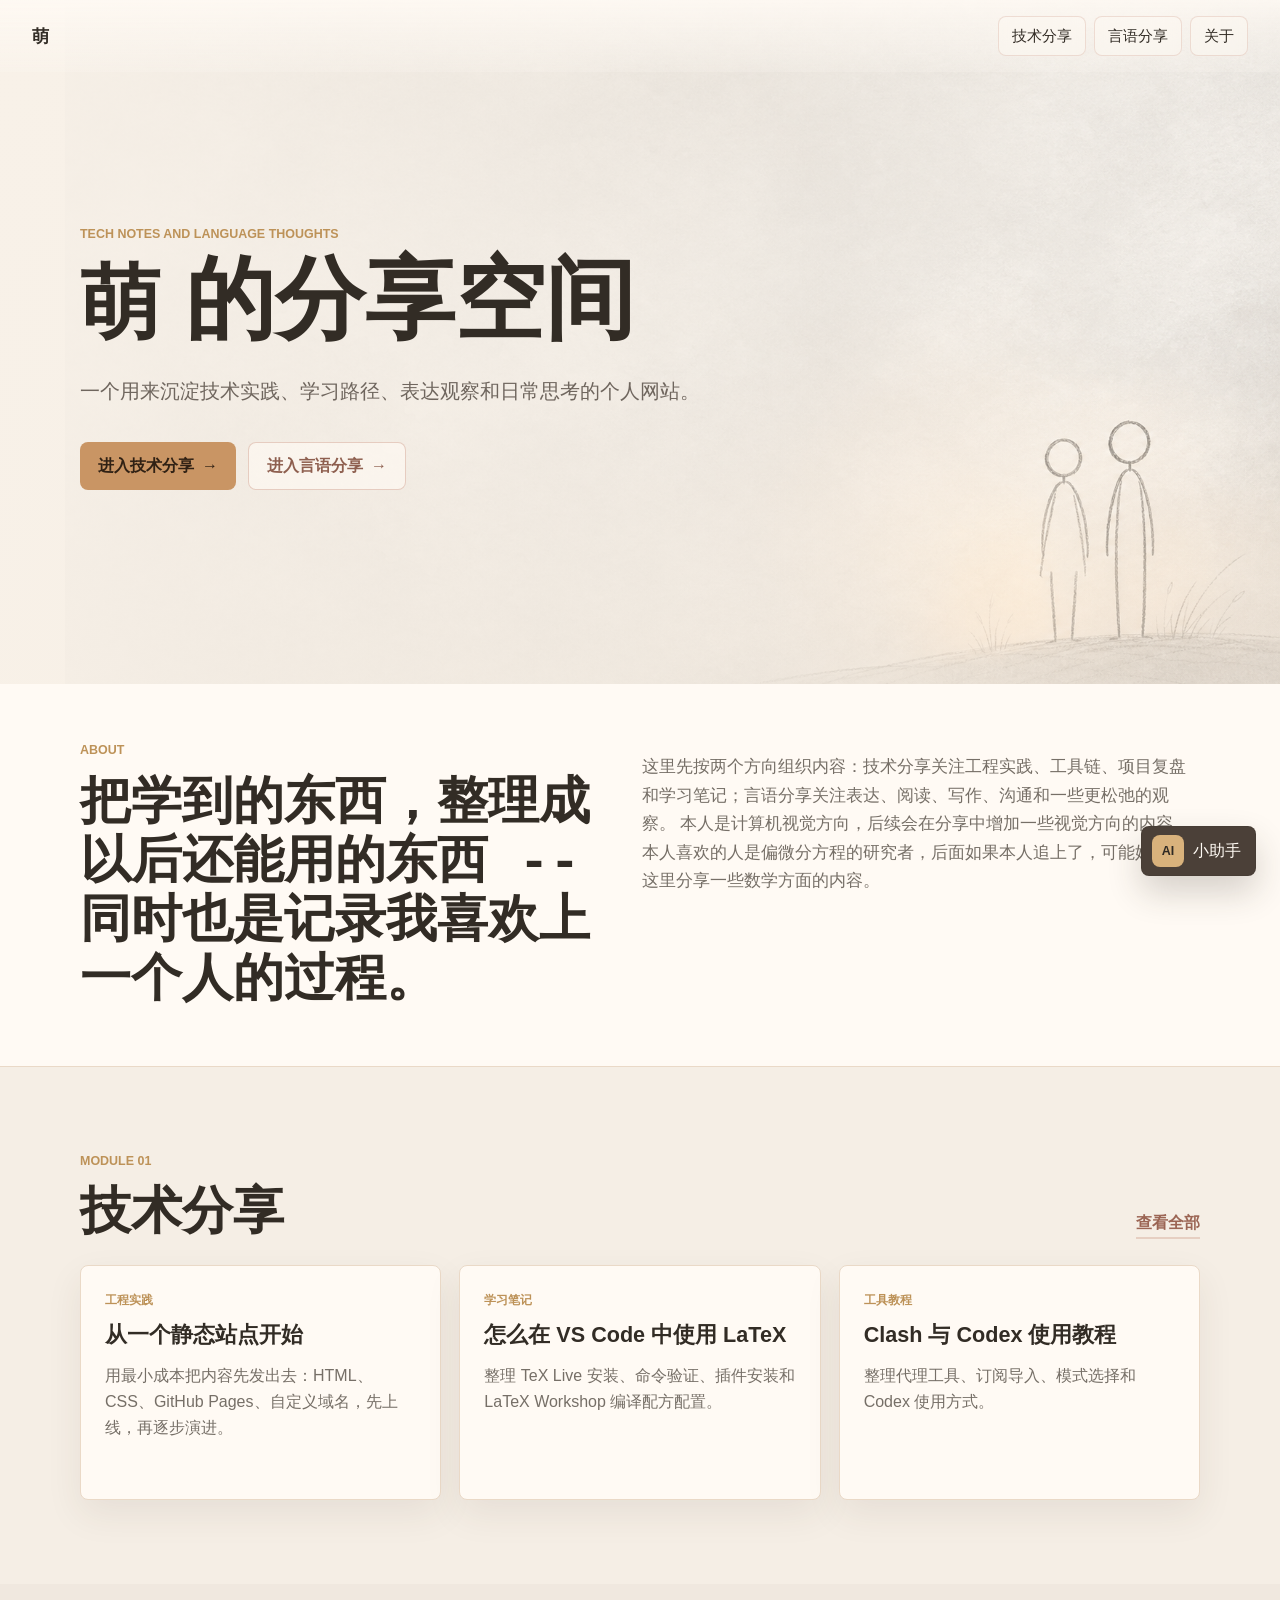
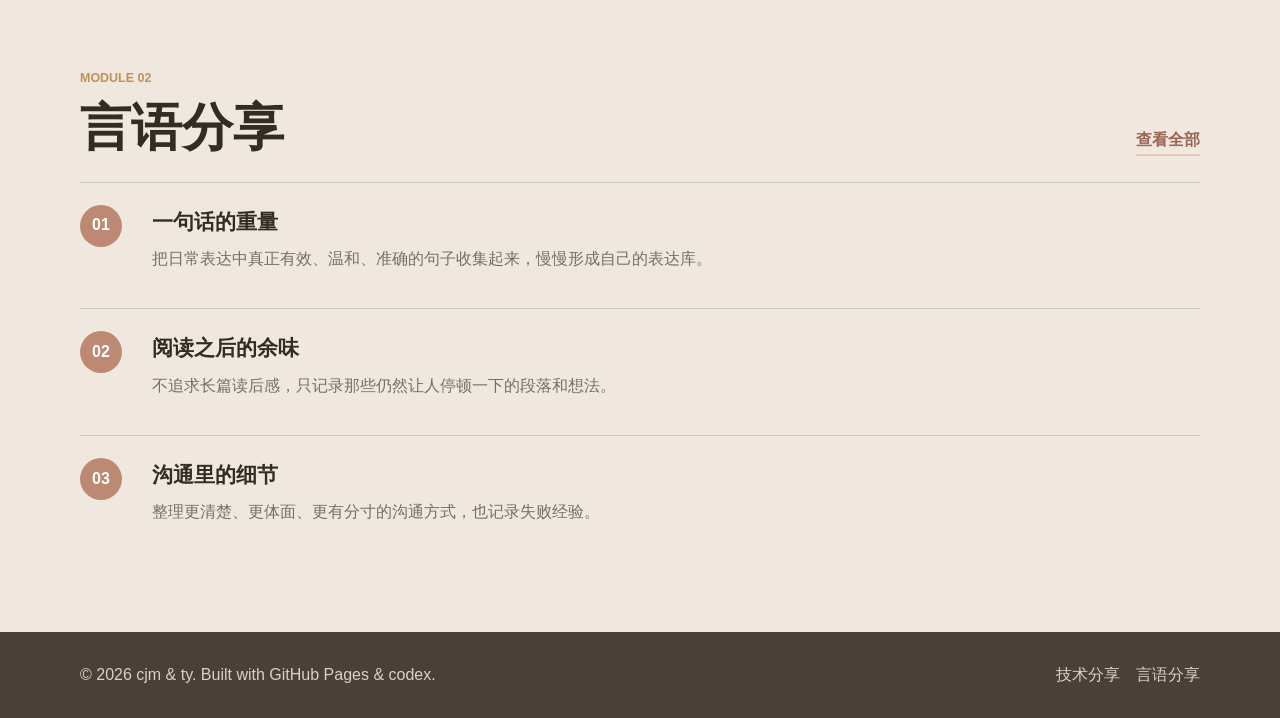
<file: index.html>
<!doctype html>
<html lang="zh-CN">
  <head>
    <meta charset="utf-8">
    <meta name="viewport" content="width=device-width, initial-scale=1">
    <meta name="description" content="萌 的技术分享与言语分享空间，记录工程实践、学习笔记、表达观察与日常思考。">
    <title>萌 的分享空间</title>
    <link rel="stylesheet" href="styles.css">
    <script src="assets/assistant/site-index.js" defer></script>
    <script src="assets/assistant/assistant.js" defer></script>
  </head>
  <body>
    <header class="site-header">
      <a class="brand" href="./" aria-label="返回首页">萌</a>
      <nav class="main-nav" aria-label="主导航">
        <a href="#tech">技术分享</a>
        <a href="#words">言语分享</a>
        <a href="#about">关于</a>
      </nav>
    </header>

    <main>
      <section class="hero" aria-label="网站介绍">
        <img class="hero__image" src="assets/hero-soft-stick-figures.png" alt="浅灰色纸感背景，右下角有两个并排站着的温馨火柴人">
        <div class="hero__shade"></div>
        <div class="hero__content">
          <p class="eyebrow">Tech notes and language thoughts</p>
          <h1><span style="font-family: 'Courier New', Courier, monospace; font-size:80px;">萌</span> 的分享空间</h1>
          <p class="hero__lead">
            一个用来沉淀技术实践、学习路径、表达观察和日常思考的个人网站。
          </p>
          <div class="hero__actions" aria-label="主要入口">
            <a class="button button--primary" href="./tech/">进入技术分享 <span aria-hidden="true">→</span></a>
            <a class="button button--light" href="./words/">进入言语分享 <span aria-hidden="true">→</span></a>
          </div>
        </div>
      </section>

      <section class="section section--intro" id="about">
        <div class="wrap intro-grid">
          <div>
            <p class="section-label">About</p>
            <h2><span style="font-family: 'Courier New', Courier, monospace;">把学到的东西，整理成以后还能用的东西
              --同时也是记录我喜欢上一个人的过程。</span></h2>
          </div>
          <p>
            这里先按两个方向组织内容：技术分享关注工程实践、工具链、项目复盘和学习笔记；言语分享关注表达、阅读、写作、沟通和一些更松弛的观察。
            本人是计算机视觉方向，后续会在分享中增加一些视觉方向的内容。本人喜欢的人是偏微分方程的研究者，后面如果本人追上了，可能她会在这里分享一些数学方面的内容。
          </p>
        </div>
      </section>

      <section class="section" id="tech">
        <div class="wrap">
          <div class="section-heading">
            <p class="section-label">Module 01</p>
            <h2>技术分享</h2>
            <a class="text-link" href="./tech/">查看全部</a>
          </div>

          <div class="card-grid">
            <a class="feature-card article-card--link" href="./tech/static-site-launch/">
              <p class="card-kicker">工程实践</p>
              <h3>从一个静态站点开始</h3>
              <p>用最小成本把内容先发出去：HTML、CSS、GitHub Pages、自定义域名，先上线，再逐步演进。</p>
            </a>
            <a class="feature-card article-card--link" href="./tech/latex-vscode/">
              <p class="card-kicker">学习笔记</p>
              <h3>怎么在 VS Code 中使用 LaTeX</h3>
              <p>整理 TeX Live 安装、命令验证、插件安装和 LaTeX Workshop 编译配方配置。</p>
            </a>
            <a class="feature-card article-card--link" href="./tech/clash-codex-guide/">
              <p class="card-kicker">工具教程</p>
              <h3>Clash 与 Codex 使用教程</h3>
              <p>整理代理工具、订阅导入、模式选择和 Codex 使用方式。</p>
            </a>
          </div>
        </div>
      </section>

      <section class="section section--soft" id="words">
        <div class="wrap">
          <div class="section-heading">
            <p class="section-label">Module 02</p>
            <h2>言语分享</h2>
            <a class="text-link" href="./words/">查看全部</a>
          </div>

          <div class="split-list">
            <a class="split-link" href="./words/sentence-weight/">
              <span>01</span>
              <div>
                <h3>一句话的重量</h3>
                <p>把日常表达中真正有效、温和、准确的句子收集起来，慢慢形成自己的表达库。</p>
              </div>
            </a>
            <a class="split-link" href="./words/reading-aftertaste/">
              <span>02</span>
              <div>
                <h3>阅读之后的余味</h3>
                <p>不追求长篇读后感，只记录那些仍然让人停顿一下的段落和想法。</p>
              </div>
            </a>
            <a class="split-link" href="./words/communication-details/">
              <span>03</span>
              <div>
                <h3>沟通里的细节</h3>
                <p>整理更清楚、更体面、更有分寸的沟通方式，也记录失败经验。</p>
              </div>
            </a>
          </div>
        </div>
      </section>
    </main>

    <footer class="site-footer">
      <div class="wrap footer-grid">
        <p>© 2026 cjm & ty. Built with GitHub Pages & codex.</p>
        <div class="footer-links">
          <a href="./tech/">技术分享</a>
          <a href="./words/">言语分享</a>
        </div>
      </div>
    </footer>
  </body>
</html>
</file>
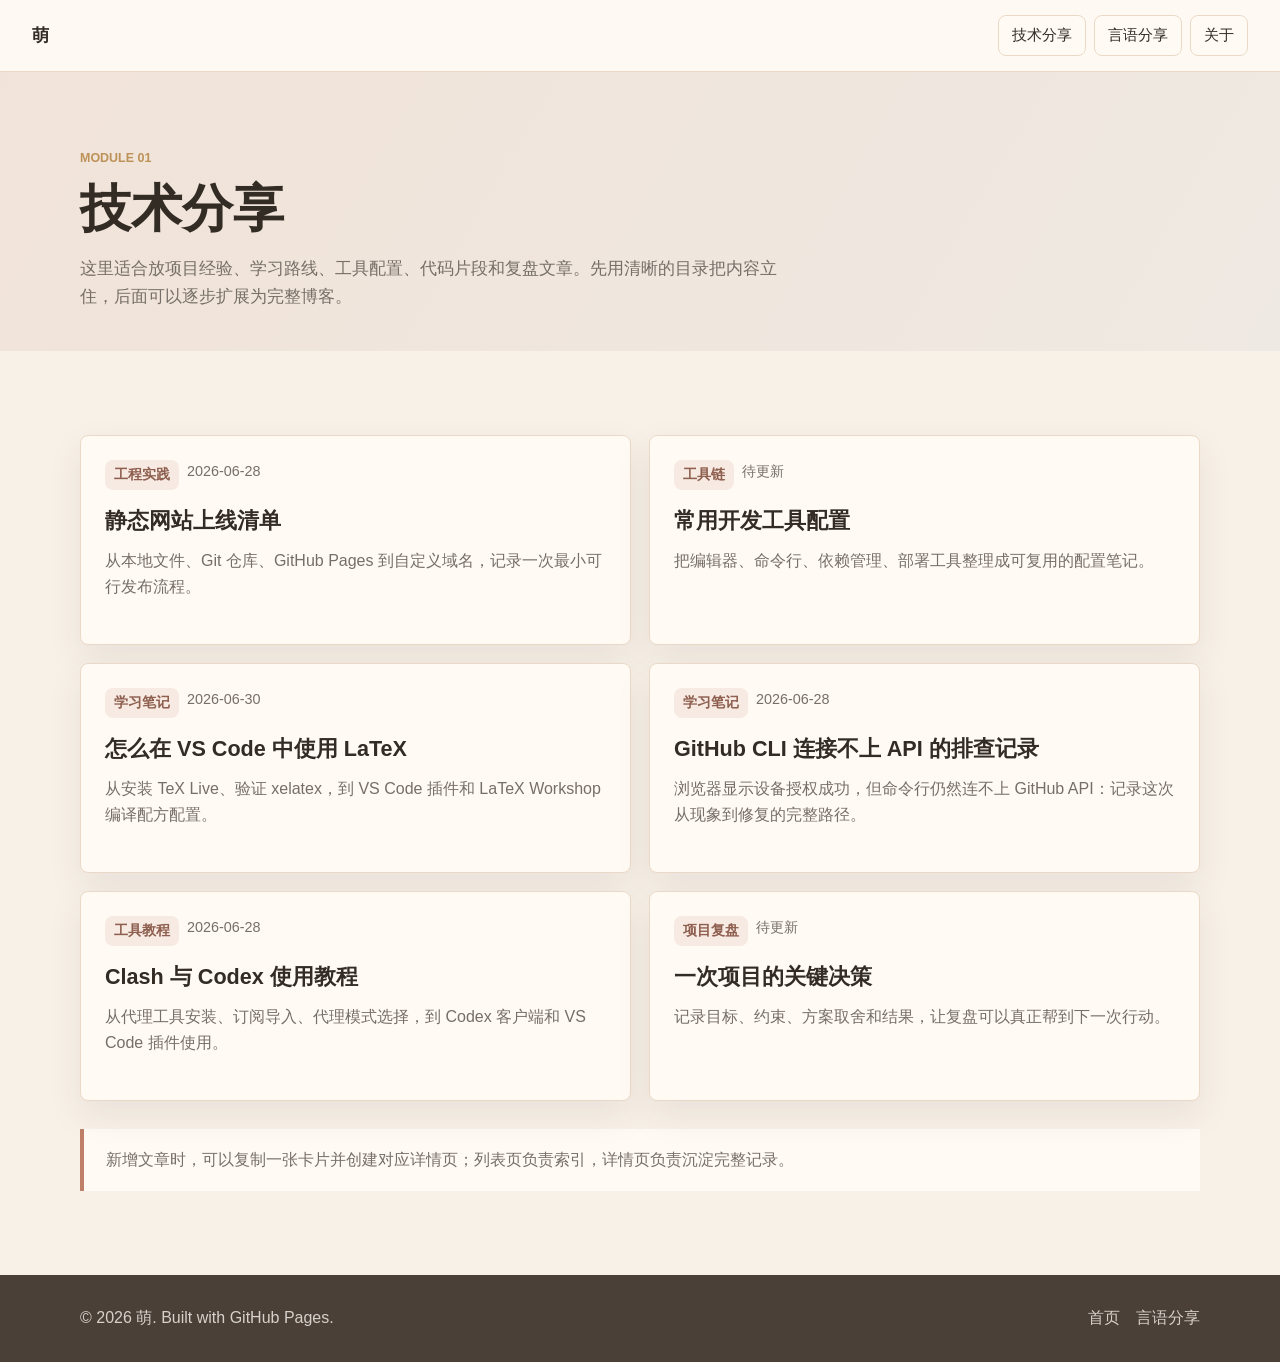
<file: tech/index.html>
<!doctype html>
<html lang="zh-CN">
  <head>
    <meta charset="utf-8">
    <meta name="viewport" content="width=device-width, initial-scale=1">
    <meta name="description" content="萌 的技术分享：工程实践、学习笔记、项目复盘和工具链记录。">
    <title>技术分享 | 萌 的分享空间</title>
    <link rel="stylesheet" href="../styles.css">
  </head>
  <body class="module-page">
    <header class="site-header module-header">
      <a class="brand" href="../">萌</a>
      <nav class="main-nav" aria-label="主导航">
        <a href="../tech/">技术分享</a>
        <a href="../words/">言语分享</a>
        <a href="../#about">关于</a>
      </nav>
    </header>

    <main>
      <section class="module-hero">
        <div class="wrap">
          <p class="section-label">Module 01</p>
          <h1>技术分享</h1>
          <p>
            这里适合放项目经验、学习路线、工具配置、代码片段和复盘文章。先用清晰的目录把内容立住，后面可以逐步扩展为完整博客。
          </p>
        </div>
      </section>

      <section class="section">
        <div class="wrap">
          <div class="article-grid">
            <a class="article-card article-card--link" href="./static-site-launch/">
              <div class="article-meta">
                <span class="tag">工程实践</span>
                <span>2026-06-28</span>
              </div>
              <h3>静态网站上线清单</h3>
              <p>从本地文件、Git 仓库、GitHub Pages 到自定义域名，记录一次最小可行发布流程。</p>
            </a>
            <a class="article-card article-card--link" href="./dev-tools-config/">
              <div class="article-meta">
                <span class="tag">工具链</span>
                <span>待更新</span>
              </div>
              <h3>常用开发工具配置</h3>
              <p>把编辑器、命令行、依赖管理、部署工具整理成可复用的配置笔记。</p>
            </a>
            <a class="article-card article-card--link" href="./latex-vscode/">
              <div class="article-meta">
                <span class="tag">学习笔记</span>
                <span>2026-06-30</span>
              </div>
              <h3>怎么在 VS Code 中使用 LaTeX</h3>
              <p>从安装 TeX Live、验证 xelatex，到 VS Code 插件和 LaTeX Workshop 编译配方配置。</p>
            </a>
            <a class="article-card article-card--link" href="./github-cli-network/">
              <div class="article-meta">
                <span class="tag">学习笔记</span>
                <span>2026-06-28</span>
              </div>
              <h3>GitHub CLI 连接不上 API 的排查记录</h3>
              <p>浏览器显示设备授权成功，但命令行仍然连不上 GitHub API：记录这次从现象到修复的完整路径。</p>
            </a>
            <a class="article-card article-card--link" href="./clash-codex-guide/">
              <div class="article-meta">
                <span class="tag">工具教程</span>
                <span>2026-06-28</span>
              </div>
              <h3>Clash 与 Codex 使用教程</h3>
              <p>从代理工具安装、订阅导入、代理模式选择，到 Codex 客户端和 VS Code 插件使用。</p>
            </a>
            <a class="article-card article-card--link" href="./project-decisions/">
              <div class="article-meta">
                <span class="tag">项目复盘</span>
                <span>待更新</span>
              </div>
              <h3>一次项目的关键决策</h3>
              <p>记录目标、约束、方案取舍和结果，让复盘可以真正帮到下一次行动。</p>
            </a>
          </div>

          <div class="note-band">
            <p>新增文章时，可以复制一张卡片并创建对应详情页；列表页负责索引，详情页负责沉淀完整记录。</p>
          </div>
        </div>
      </section>
    </main>

    <footer class="site-footer">
      <div class="wrap footer-grid">
        <p>© 2026 萌. Built with GitHub Pages.</p>
        <div class="footer-links">
          <a href="../">首页</a>
          <a href="../words/">言语分享</a>
        </div>
      </div>
    </footer>
  </body>
</html>
</file>
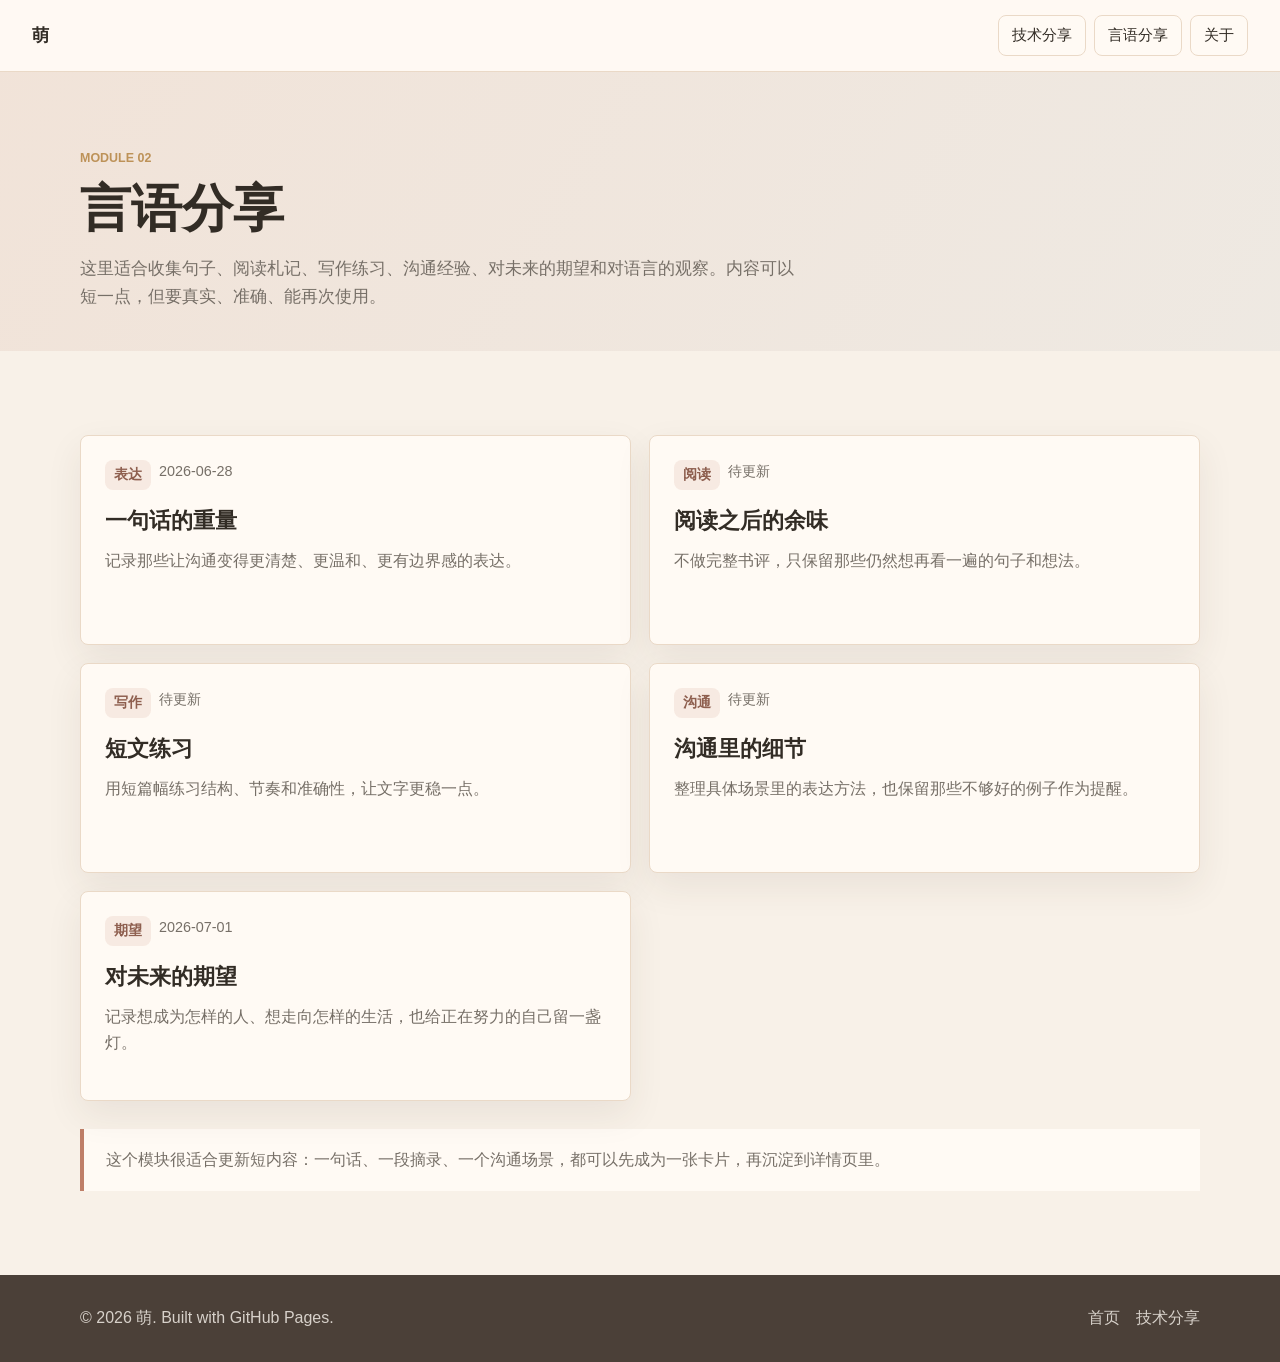
<file: words/index.html>
<!doctype html>
<html lang="zh-CN">
  <head>
    <meta charset="utf-8">
    <meta name="viewport" content="width=device-width, initial-scale=1">
    <meta name="description" content="萌 的言语分享：表达、阅读、写作、沟通、未来期待和生活观察。">
    <title>言语分享 | 萌 的分享空间</title>
    <link rel="stylesheet" href="../styles.css">
  </head>
  <body class="module-page">
    <header class="site-header module-header">
      <a class="brand" href="../">萌</a>
      <nav class="main-nav" aria-label="主导航">
        <a href="../tech/">技术分享</a>
        <a href="../words/">言语分享</a>
        <a href="../#about">关于</a>
      </nav>
    </header>

    <main>
      <section class="module-hero">
        <div class="wrap">
          <p class="section-label">Module 02</p>
          <h1>言语分享</h1>
          <p>
            这里适合收集句子、阅读札记、写作练习、沟通经验、对未来的期望和对语言的观察。内容可以短一点，但要真实、准确、能再次使用。
          </p>
        </div>
      </section>

      <section class="section">
        <div class="wrap">
          <div class="article-grid">
            <a class="article-card article-card--link" href="./sentence-weight/">
              <div class="article-meta">
                <span class="tag">表达</span>
                <span>2026-06-28</span>
              </div>
              <h3>一句话的重量</h3>
              <p>记录那些让沟通变得更清楚、更温和、更有边界感的表达。</p>
            </a>
            <a class="article-card article-card--link" href="./reading-aftertaste/">
              <div class="article-meta">
                <span class="tag">阅读</span>
                <span>待更新</span>
              </div>
              <h3>阅读之后的余味</h3>
              <p>不做完整书评，只保留那些仍然想再看一遍的句子和想法。</p>
            </a>
            <a class="article-card article-card--link" href="./short-writing-practice/">
              <div class="article-meta">
                <span class="tag">写作</span>
                <span>待更新</span>
              </div>
              <h3>短文练习</h3>
              <p>用短篇幅练习结构、节奏和准确性，让文字更稳一点。</p>
            </a>
            <a class="article-card article-card--link" href="./communication-details/">
              <div class="article-meta">
                <span class="tag">沟通</span>
                <span>待更新</span>
              </div>
              <h3>沟通里的细节</h3>
              <p>整理具体场景里的表达方法，也保留那些不够好的例子作为提醒。</p>
            </a>
            <a class="article-card article-card--link" href="./future-expectations/">
              <div class="article-meta">
                <span class="tag">期望</span>
                <span>2026-07-01</span>
              </div>
              <h3>对未来的期望</h3>
              <p>记录想成为怎样的人、想走向怎样的生活，也给正在努力的自己留一盏灯。</p>
            </a>
          </div>

          <div class="note-band">
            <p>这个模块很适合更新短内容：一句话、一段摘录、一个沟通场景，都可以先成为一张卡片，再沉淀到详情页里。</p>
          </div>
        </div>
      </section>
    </main>

    <footer class="site-footer">
      <div class="wrap footer-grid">
        <p>© 2026 萌. Built with GitHub Pages.</p>
        <div class="footer-links">
          <a href="../">首页</a>
          <a href="../tech/">技术分享</a>
        </div>
      </div>
    </footer>
  </body>
</html>
</file>
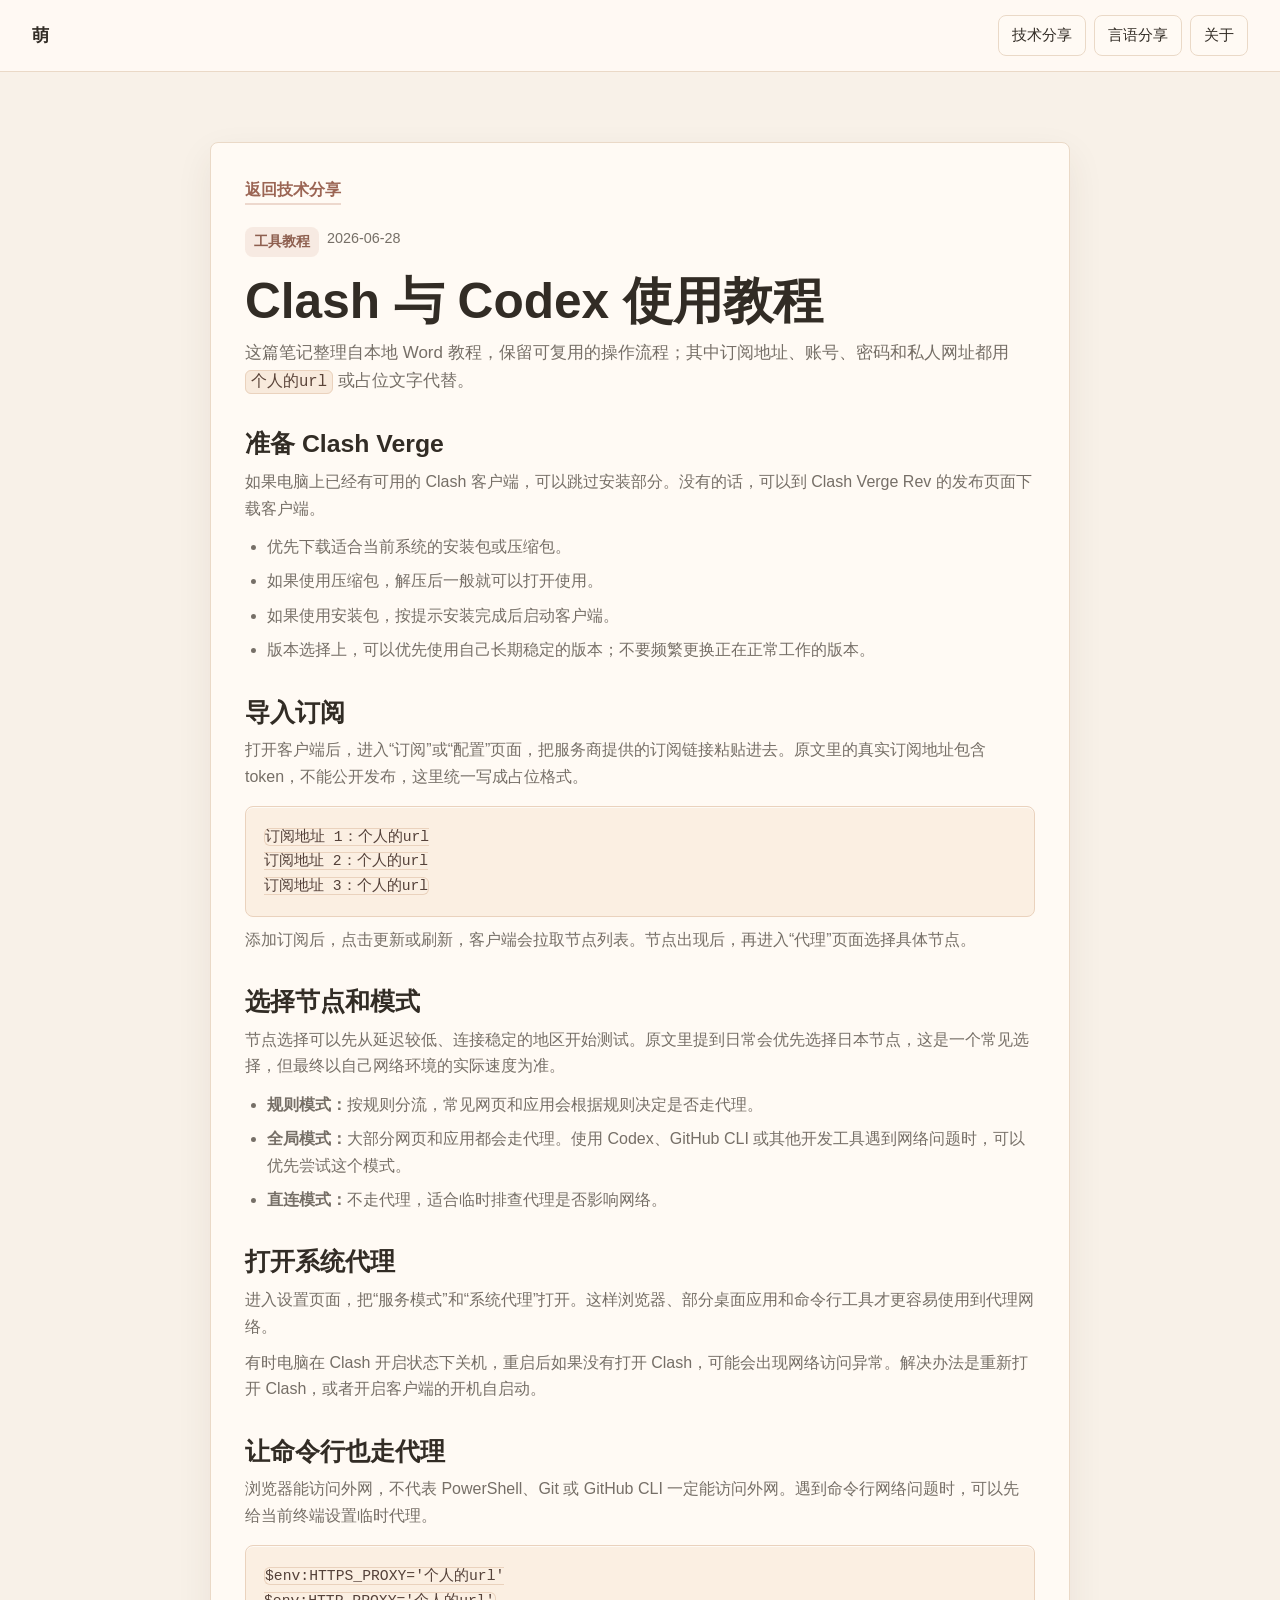
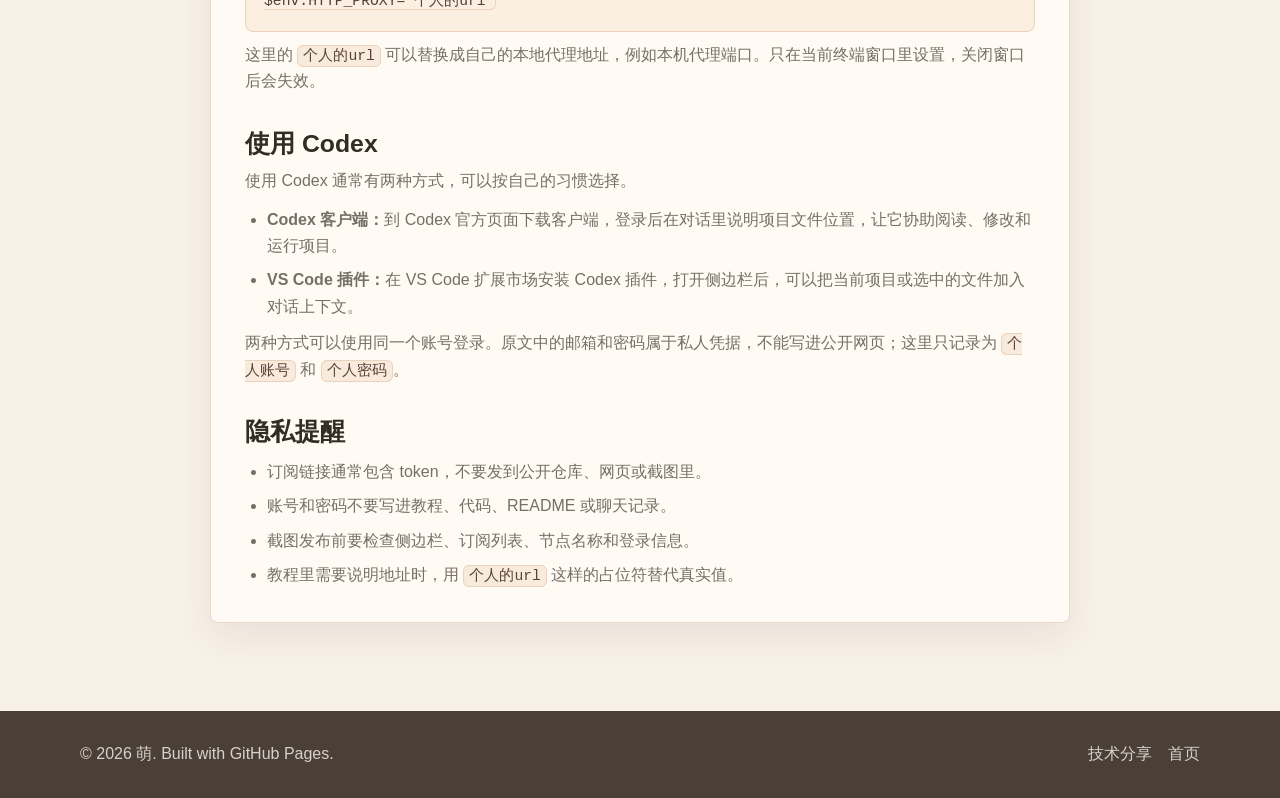
<file: tech/clash-codex-guide/index.html>
<!doctype html>
<html lang="zh-CN">
  <head>
    <meta charset="utf-8">
    <meta name="viewport" content="width=device-width, initial-scale=1">
    <meta name="description" content="Clash 与 Codex 使用教程：从代理工具安装、订阅导入、代理模式选择到 Codex 客户端和 VS Code 插件使用。">
    <title>Clash 与 Codex 使用教程 | 技术分享 | 萌 的分享空间</title>
    <link rel="stylesheet" href="../../styles.css">
  </head>
  <body class="module-page">
    <header class="site-header module-header">
      <a class="brand" href="../../">萌</a>
      <nav class="main-nav" aria-label="主导航">
        <a href="../">技术分享</a>
        <a href="../../words/">言语分享</a>
        <a href="../../#about">关于</a>
      </nav>
    </header>

    <main>
      <article class="article-detail">
        <div class="wrap article-wrap">
          <a class="back-link" href="../">返回技术分享</a>
          <div class="article-meta">
            <span class="tag">工具教程</span>
            <span>2026-06-28</span>
          </div>
          <h1>Clash 与 Codex 使用教程</h1>
          <p class="note-lead">
            这篇笔记整理自本地 Word 教程，保留可复用的操作流程；其中订阅地址、账号、密码和私人网址都用 <code>个人的url</code> 或占位文字代替。
          </p>

          <section>
            <h2>准备 Clash Verge</h2>
            <p>
              如果电脑上已经有可用的 Clash 客户端，可以跳过安装部分。没有的话，可以到 Clash Verge Rev 的发布页面下载客户端。
            </p>
            <ul>
              <li>优先下载适合当前系统的安装包或压缩包。</li>
              <li>如果使用压缩包，解压后一般就可以打开使用。</li>
              <li>如果使用安装包，按提示安装完成后启动客户端。</li>
              <li>版本选择上，可以优先使用自己长期稳定的版本；不要频繁更换正在正常工作的版本。</li>
            </ul>
          </section>

          <section>
            <h2>导入订阅</h2>
            <p>
              打开客户端后，进入“订阅”或“配置”页面，把服务商提供的订阅链接粘贴进去。原文里的真实订阅地址包含 token，不能公开发布，这里统一写成占位格式。
            </p>
            <pre><code>订阅地址 1：个人的url
订阅地址 2：个人的url
订阅地址 3：个人的url</code></pre>
            <p>
              添加订阅后，点击更新或刷新，客户端会拉取节点列表。节点出现后，再进入“代理”页面选择具体节点。
            </p>
          </section>

          <section>
            <h2>选择节点和模式</h2>
            <p>
              节点选择可以先从延迟较低、连接稳定的地区开始测试。原文里提到日常会优先选择日本节点，这是一个常见选择，但最终以自己网络环境的实际速度为准。
            </p>
            <ul>
              <li><strong>规则模式：</strong>按规则分流，常见网页和应用会根据规则决定是否走代理。</li>
              <li><strong>全局模式：</strong>大部分网页和应用都会走代理。使用 Codex、GitHub CLI 或其他开发工具遇到网络问题时，可以优先尝试这个模式。</li>
              <li><strong>直连模式：</strong>不走代理，适合临时排查代理是否影响网络。</li>
            </ul>
          </section>

          <section>
            <h2>打开系统代理</h2>
            <p>
              进入设置页面，把“服务模式”和“系统代理”打开。这样浏览器、部分桌面应用和命令行工具才更容易使用到代理网络。
            </p>
            <p>
              有时电脑在 Clash 开启状态下关机，重启后如果没有打开 Clash，可能会出现网络访问异常。解决办法是重新打开 Clash，或者开启客户端的开机自启动。
            </p>
          </section>

          <section>
            <h2>让命令行也走代理</h2>
            <p>
              浏览器能访问外网，不代表 PowerShell、Git 或 GitHub CLI 一定能访问外网。遇到命令行网络问题时，可以先给当前终端设置临时代理。
            </p>
            <pre><code>$env:HTTPS_PROXY='个人的url'
$env:HTTP_PROXY='个人的url'</code></pre>
            <p>
              这里的 <code>个人的url</code> 可以替换成自己的本地代理地址，例如本机代理端口。只在当前终端窗口里设置，关闭窗口后会失效。
            </p>
          </section>

          <section>
            <h2>使用 Codex</h2>
            <p>使用 Codex 通常有两种方式，可以按自己的习惯选择。</p>
            <ul>
              <li><strong>Codex 客户端：</strong>到 Codex 官方页面下载客户端，登录后在对话里说明项目文件位置，让它协助阅读、修改和运行项目。</li>
              <li><strong>VS Code 插件：</strong>在 VS Code 扩展市场安装 Codex 插件，打开侧边栏后，可以把当前项目或选中的文件加入对话上下文。</li>
            </ul>
            <p>
              两种方式可以使用同一个账号登录。原文中的邮箱和密码属于私人凭据，不能写进公开网页；这里只记录为 <code>个人账号</code> 和 <code>个人密码</code>。
            </p>
          </section>

          <section>
            <h2>隐私提醒</h2>
            <ul>
              <li>订阅链接通常包含 token，不要发到公开仓库、网页或截图里。</li>
              <li>账号和密码不要写进教程、代码、README 或聊天记录。</li>
              <li>截图发布前要检查侧边栏、订阅列表、节点名称和登录信息。</li>
              <li>教程里需要说明地址时，用 <code>个人的url</code> 这样的占位符替代真实值。</li>
            </ul>
          </section>
        </div>
      </article>
    </main>

    <footer class="site-footer">
      <div class="wrap footer-grid">
        <p>© 2026 萌. Built with GitHub Pages.</p>
        <div class="footer-links">
          <a href="../">技术分享</a>
          <a href="../../">首页</a>
        </div>
      </div>
    </footer>
  </body>
</html>
</file>
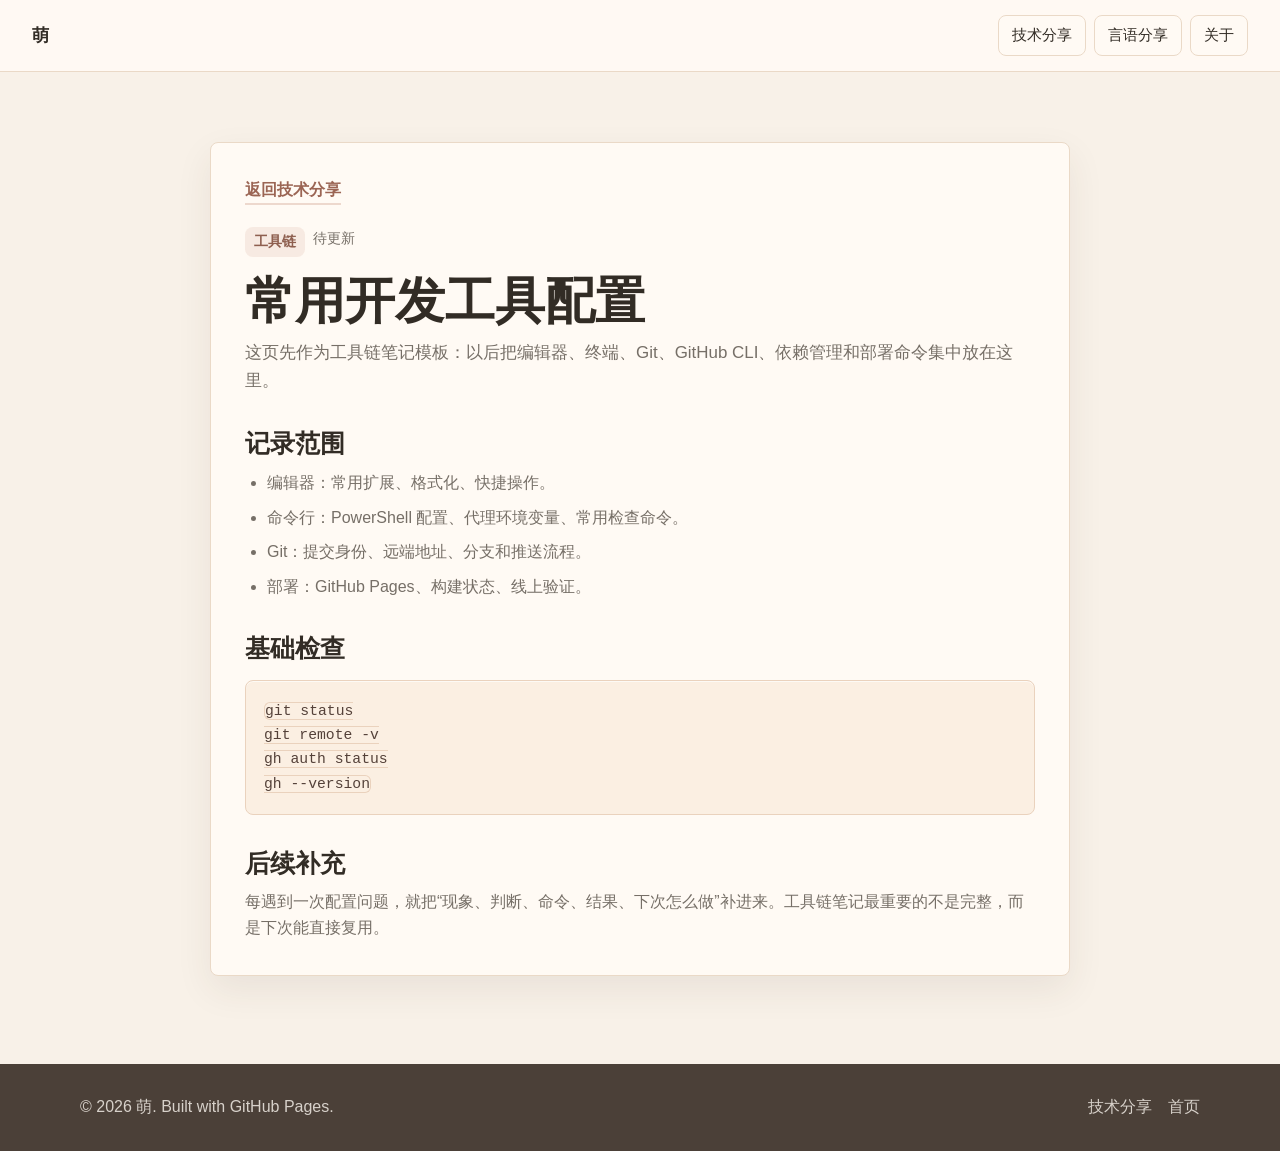
<file: tech/dev-tools-config/index.html>
<!doctype html>
<html lang="zh-CN">
  <head>
    <meta charset="utf-8">
    <meta name="viewport" content="width=device-width, initial-scale=1">
    <meta name="description" content="常用开发工具配置：把编辑器、命令行、依赖管理和部署工具整理成可复用的配置笔记。">
    <title>常用开发工具配置 | 技术分享 | 萌 的分享空间</title>
    <link rel="stylesheet" href="../../styles.css">
  </head>
  <body class="module-page">
    <header class="site-header module-header">
      <a class="brand" href="../../">萌</a>
      <nav class="main-nav" aria-label="主导航">
        <a href="../">技术分享</a>
        <a href="../../words/">言语分享</a>
        <a href="../../#about">关于</a>
      </nav>
    </header>

    <main>
      <article class="article-detail">
        <div class="wrap article-wrap">
          <a class="back-link" href="../">返回技术分享</a>
          <div class="article-meta">
            <span class="tag">工具链</span>
            <span>待更新</span>
          </div>
          <h1>常用开发工具配置</h1>
          <p class="note-lead">
            这页先作为工具链笔记模板：以后把编辑器、终端、Git、GitHub CLI、依赖管理和部署命令集中放在这里。
          </p>

          <section>
            <h2>记录范围</h2>
            <ul>
              <li>编辑器：常用扩展、格式化、快捷操作。</li>
              <li>命令行：PowerShell 配置、代理环境变量、常用检查命令。</li>
              <li>Git：提交身份、远端地址、分支和推送流程。</li>
              <li>部署：GitHub Pages、构建状态、线上验证。</li>
            </ul>
          </section>

          <section>
            <h2>基础检查</h2>
            <pre><code>git status
git remote -v
gh auth status
gh --version</code></pre>
          </section>

          <section>
            <h2>后续补充</h2>
            <p>
              每遇到一次配置问题，就把“现象、判断、命令、结果、下次怎么做”补进来。工具链笔记最重要的不是完整，而是下次能直接复用。
            </p>
          </section>
        </div>
      </article>
    </main>

    <footer class="site-footer">
      <div class="wrap footer-grid">
        <p>© 2026 萌. Built with GitHub Pages.</p>
        <div class="footer-links">
          <a href="../">技术分享</a>
          <a href="../../">首页</a>
        </div>
      </div>
    </footer>
  </body>
</html>
</file>
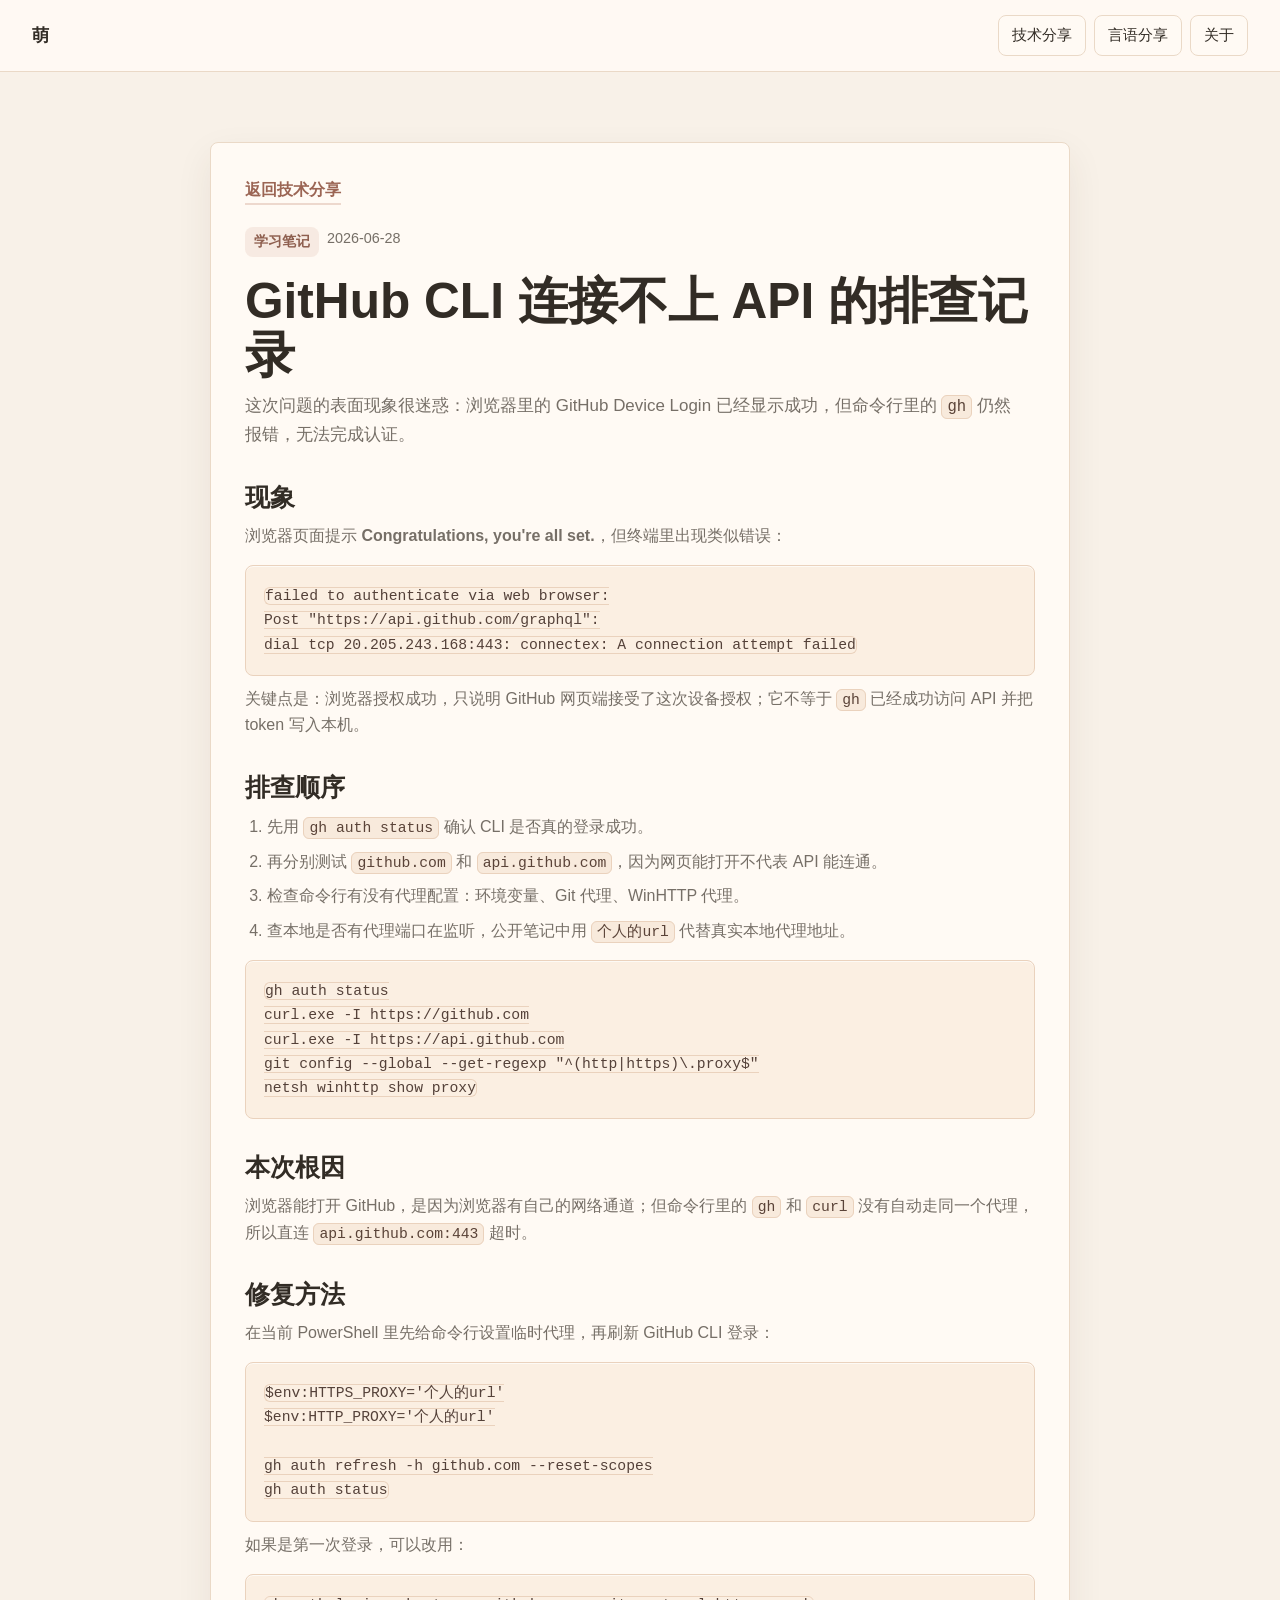
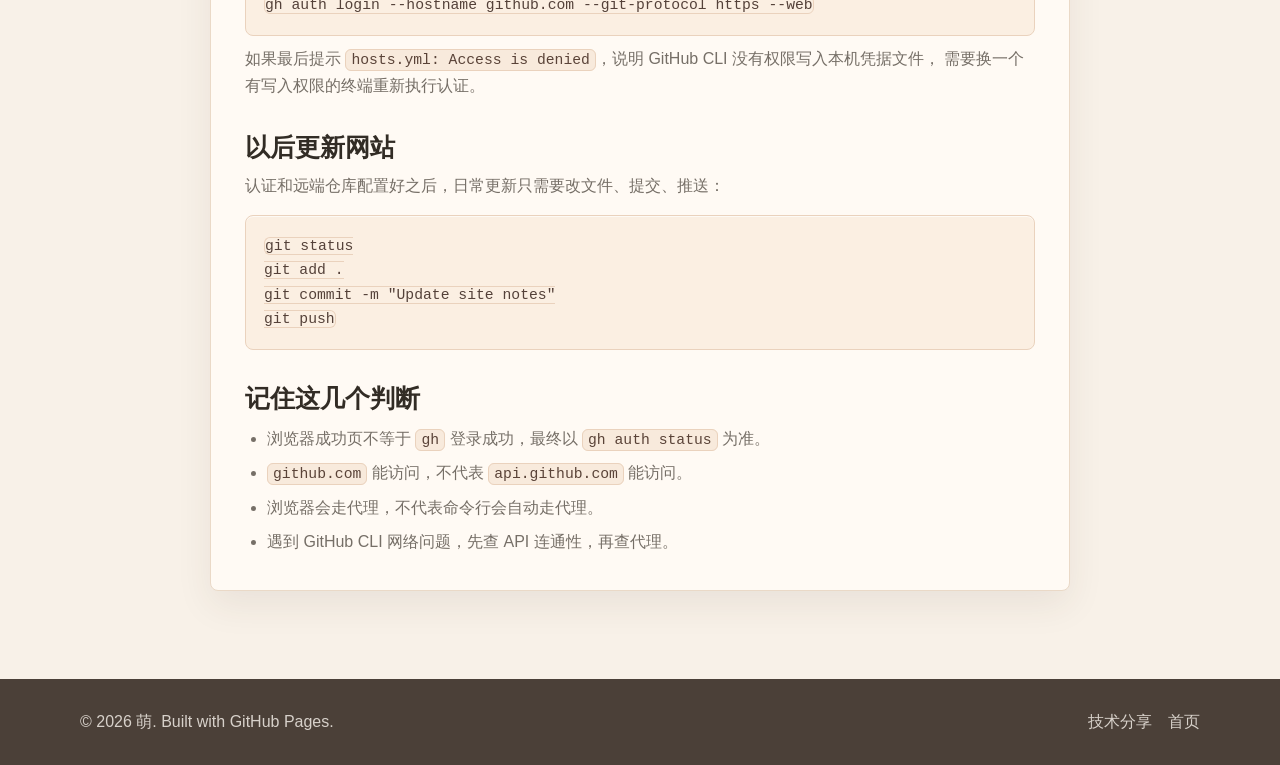
<file: tech/github-cli-network/index.html>
<!doctype html>
<html lang="zh-CN">
  <head>
    <meta charset="utf-8">
    <meta name="viewport" content="width=device-width, initial-scale=1">
    <meta name="description" content="GitHub CLI 连接不上 API 的排查记录：浏览器授权成功但命令行无法完成认证时的判断和修复。">
    <title>GitHub CLI 连接不上 API 的排查记录 | 技术分享 | 萌 的分享空间</title>
    <link rel="stylesheet" href="../../styles.css">
  </head>
  <body class="module-page">
    <header class="site-header module-header">
      <a class="brand" href="../../">萌</a>
      <nav class="main-nav" aria-label="主导航">
        <a href="../">技术分享</a>
        <a href="../../words/">言语分享</a>
        <a href="../../#about">关于</a>
      </nav>
    </header>

    <main>
      <article class="article-detail" id="github-cli-network">
        <div class="wrap article-wrap">
          <a class="back-link" href="../">返回技术分享</a>
          <div class="article-meta">
            <span class="tag">学习笔记</span>
            <span>2026-06-28</span>
          </div>
          <h1>GitHub CLI 连接不上 API 的排查记录</h1>
          <p class="note-lead">
            这次问题的表面现象很迷惑：浏览器里的 GitHub Device Login 已经显示成功，但命令行里的
            <code>gh</code> 仍然报错，无法完成认证。
          </p>

          <section>
            <h2>现象</h2>
            <p>
              浏览器页面提示 <strong>Congratulations, you're all set.</strong>，但终端里出现类似错误：
            </p>
            <pre><code>failed to authenticate via web browser:
Post "https://api.github.com/graphql":
dial tcp 20.205.243.168:443: connectex: A connection attempt failed</code></pre>
            <p>
              关键点是：浏览器授权成功，只说明 GitHub 网页端接受了这次设备授权；它不等于
              <code>gh</code> 已经成功访问 API 并把 token 写入本机。
            </p>
          </section>

          <section>
            <h2>排查顺序</h2>
            <ol>
              <li>先用 <code>gh auth status</code> 确认 CLI 是否真的登录成功。</li>
              <li>再分别测试 <code>github.com</code> 和 <code>api.github.com</code>，因为网页能打开不代表 API 能连通。</li>
              <li>检查命令行有没有代理配置：环境变量、Git 代理、WinHTTP 代理。</li>
              <li>查本地是否有代理端口在监听，公开笔记中用 <code>个人的url</code> 代替真实本地代理地址。</li>
            </ol>

            <pre><code>gh auth status
curl.exe -I https://github.com
curl.exe -I https://api.github.com
git config --global --get-regexp "^(http|https)\.proxy$"
netsh winhttp show proxy</code></pre>
          </section>

          <section>
            <h2>本次根因</h2>
            <p>
              浏览器能打开 GitHub，是因为浏览器有自己的网络通道；但命令行里的 <code>gh</code> 和
              <code>curl</code> 没有自动走同一个代理，所以直连 <code>api.github.com:443</code> 超时。
            </p>
          </section>

          <section>
            <h2>修复方法</h2>
            <p>在当前 PowerShell 里先给命令行设置临时代理，再刷新 GitHub CLI 登录：</p>
            <pre><code>$env:HTTPS_PROXY='个人的url'
$env:HTTP_PROXY='个人的url'

gh auth refresh -h github.com --reset-scopes
gh auth status</code></pre>
            <p>如果是第一次登录，可以改用：</p>
            <pre><code>gh auth login --hostname github.com --git-protocol https --web</code></pre>
            <p>
              如果最后提示 <code>hosts.yml: Access is denied</code>，说明 GitHub CLI 没有权限写入本机凭据文件，
              需要换一个有写入权限的终端重新执行认证。
            </p>
          </section>

          <section>
            <h2>以后更新网站</h2>
            <p>认证和远端仓库配置好之后，日常更新只需要改文件、提交、推送：</p>
            <pre><code>git status
git add .
git commit -m "Update site notes"
git push</code></pre>
          </section>

          <section>
            <h2>记住这几个判断</h2>
            <ul>
              <li>浏览器成功页不等于 <code>gh</code> 登录成功，最终以 <code>gh auth status</code> 为准。</li>
              <li><code>github.com</code> 能访问，不代表 <code>api.github.com</code> 能访问。</li>
              <li>浏览器会走代理，不代表命令行会自动走代理。</li>
              <li>遇到 GitHub CLI 网络问题，先查 API 连通性，再查代理。</li>
            </ul>
          </section>
        </div>
      </article>
    </main>

    <footer class="site-footer">
      <div class="wrap footer-grid">
        <p>© 2026 萌. Built with GitHub Pages.</p>
        <div class="footer-links">
          <a href="../">技术分享</a>
          <a href="../../">首页</a>
        </div>
      </div>
    </footer>
  </body>
</html>
</file>
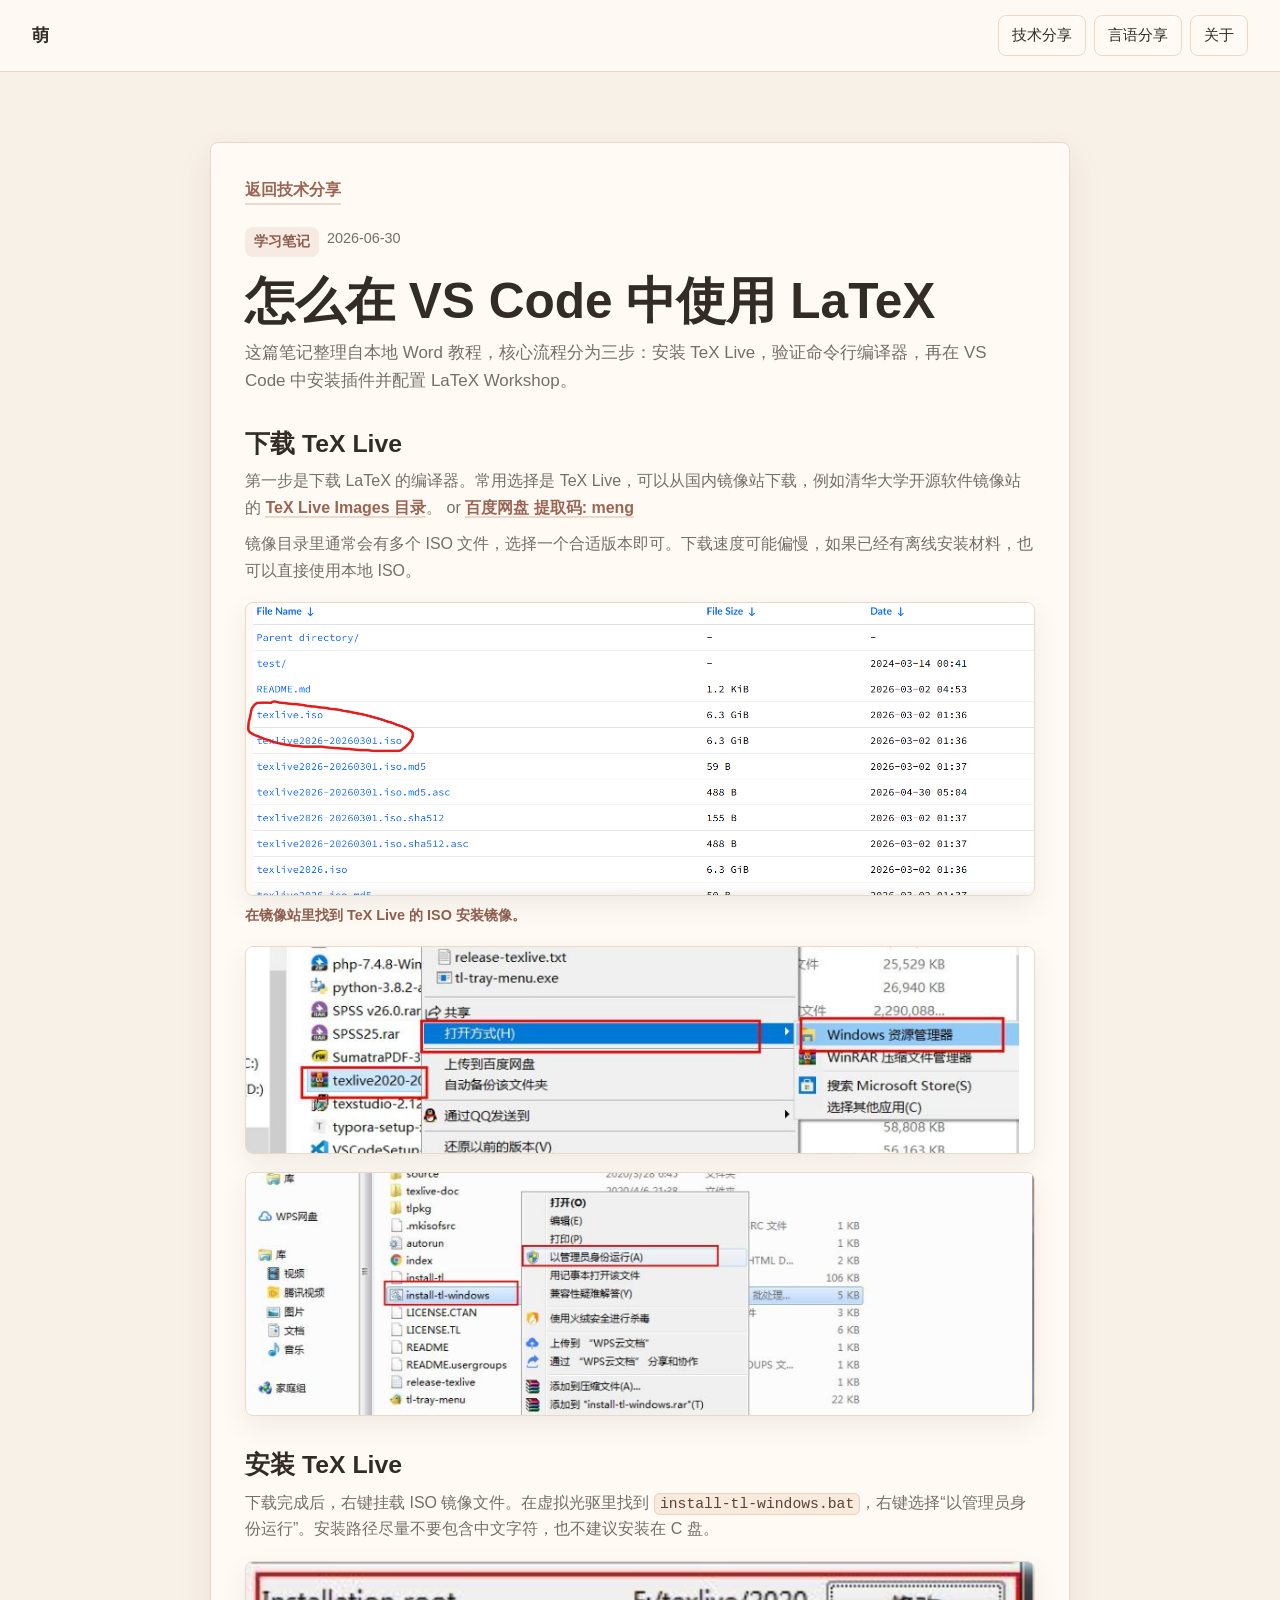
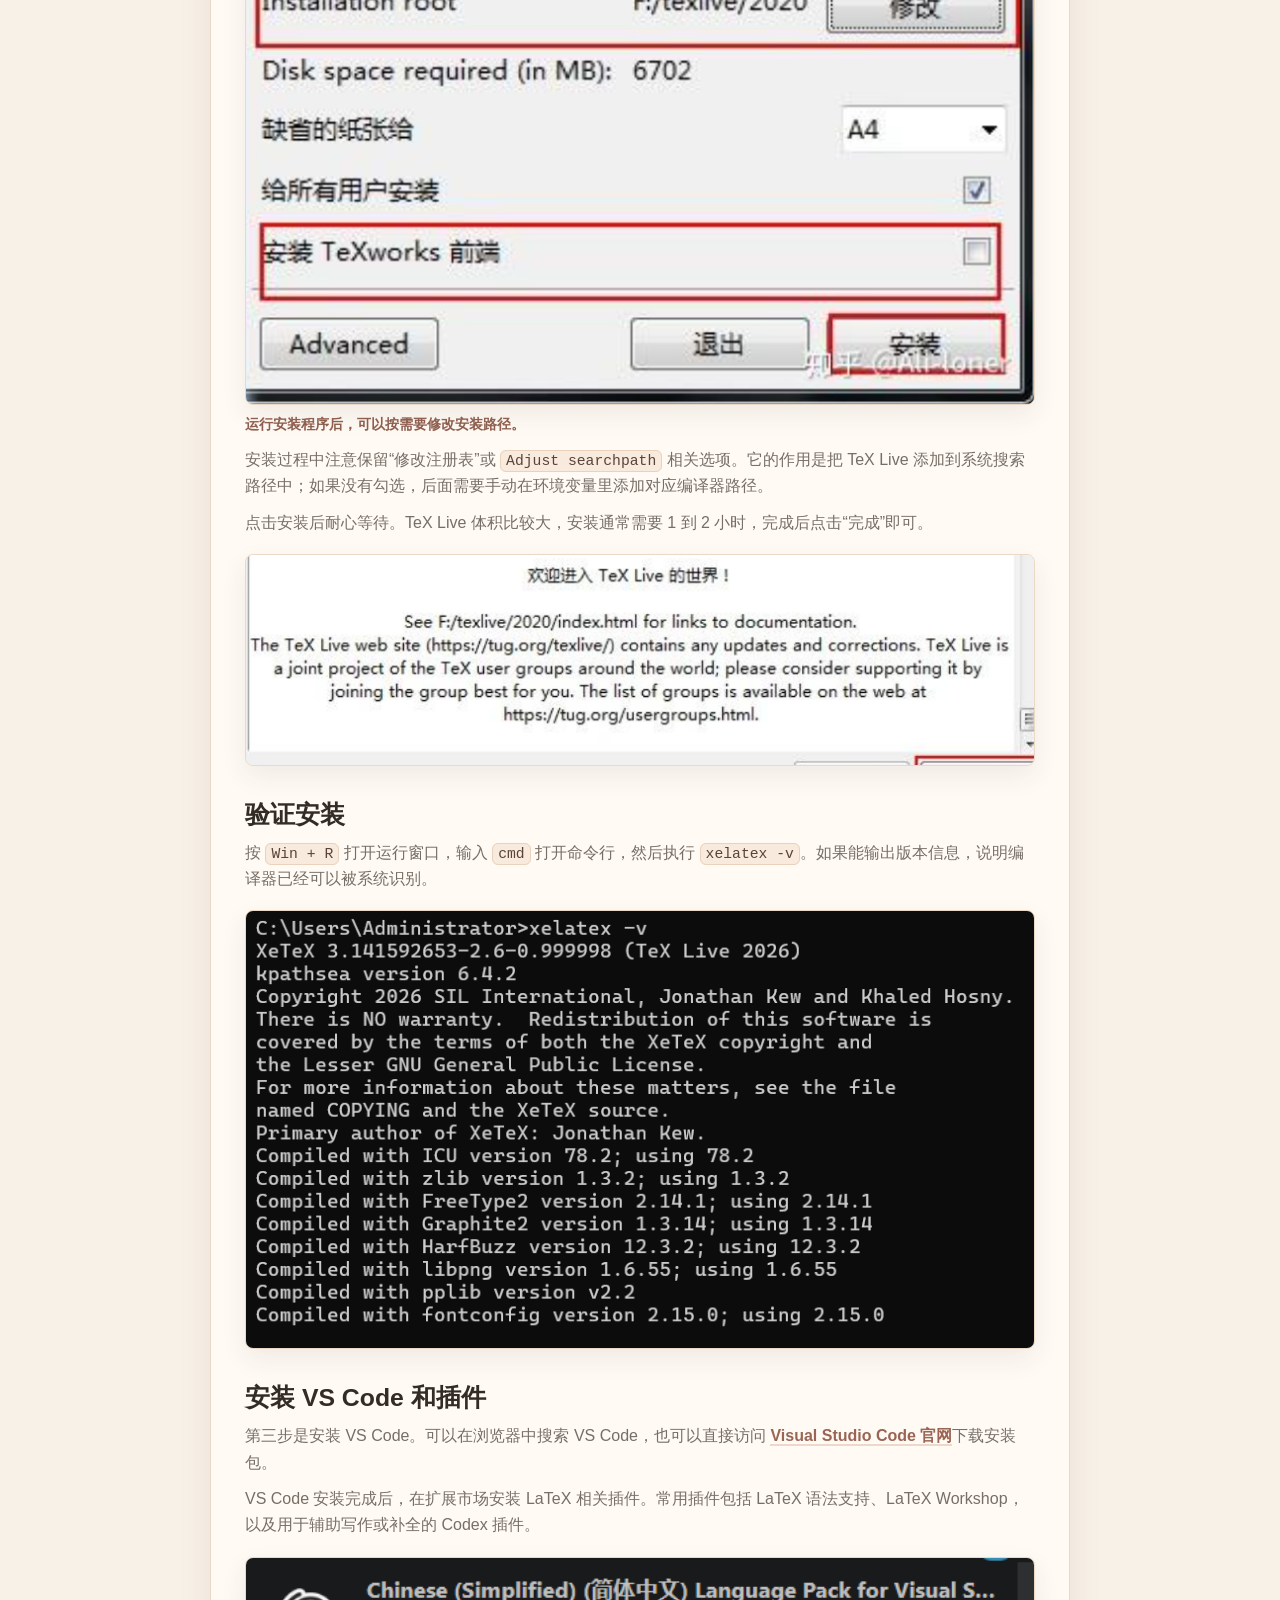
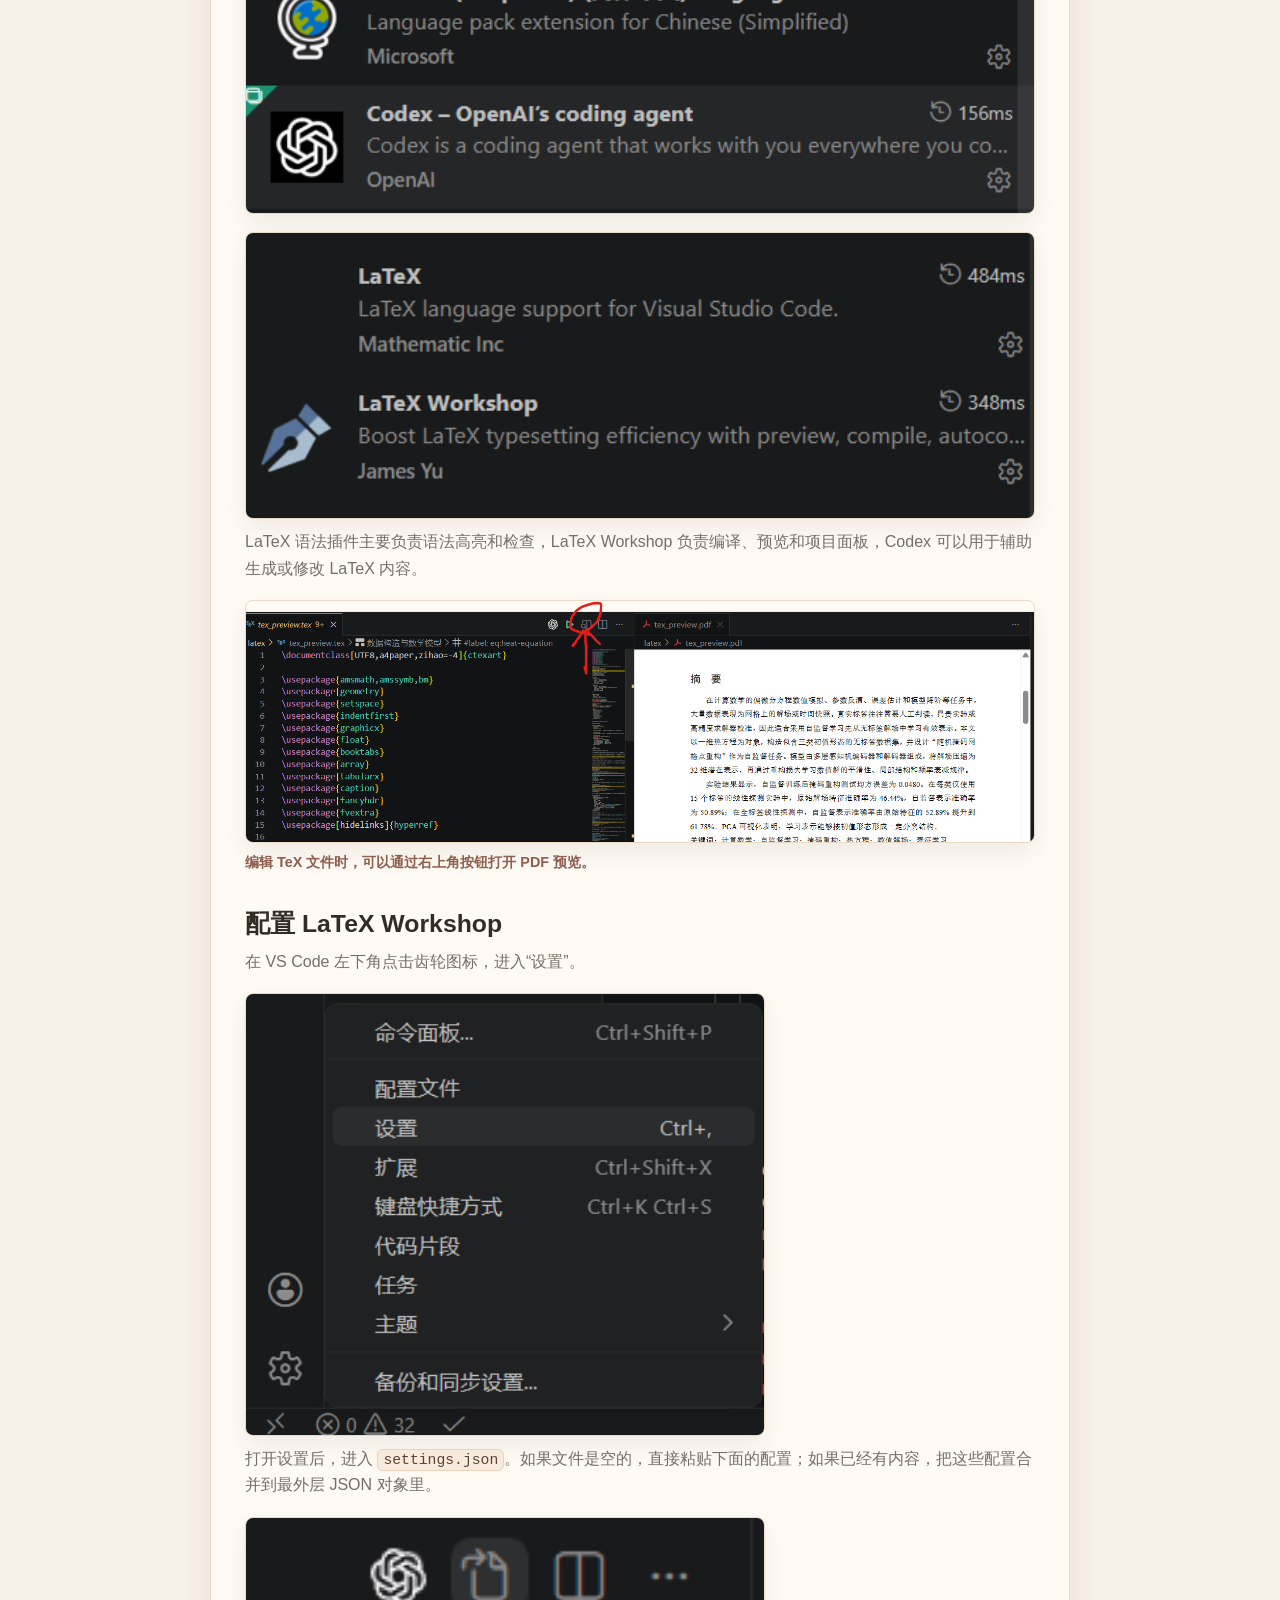
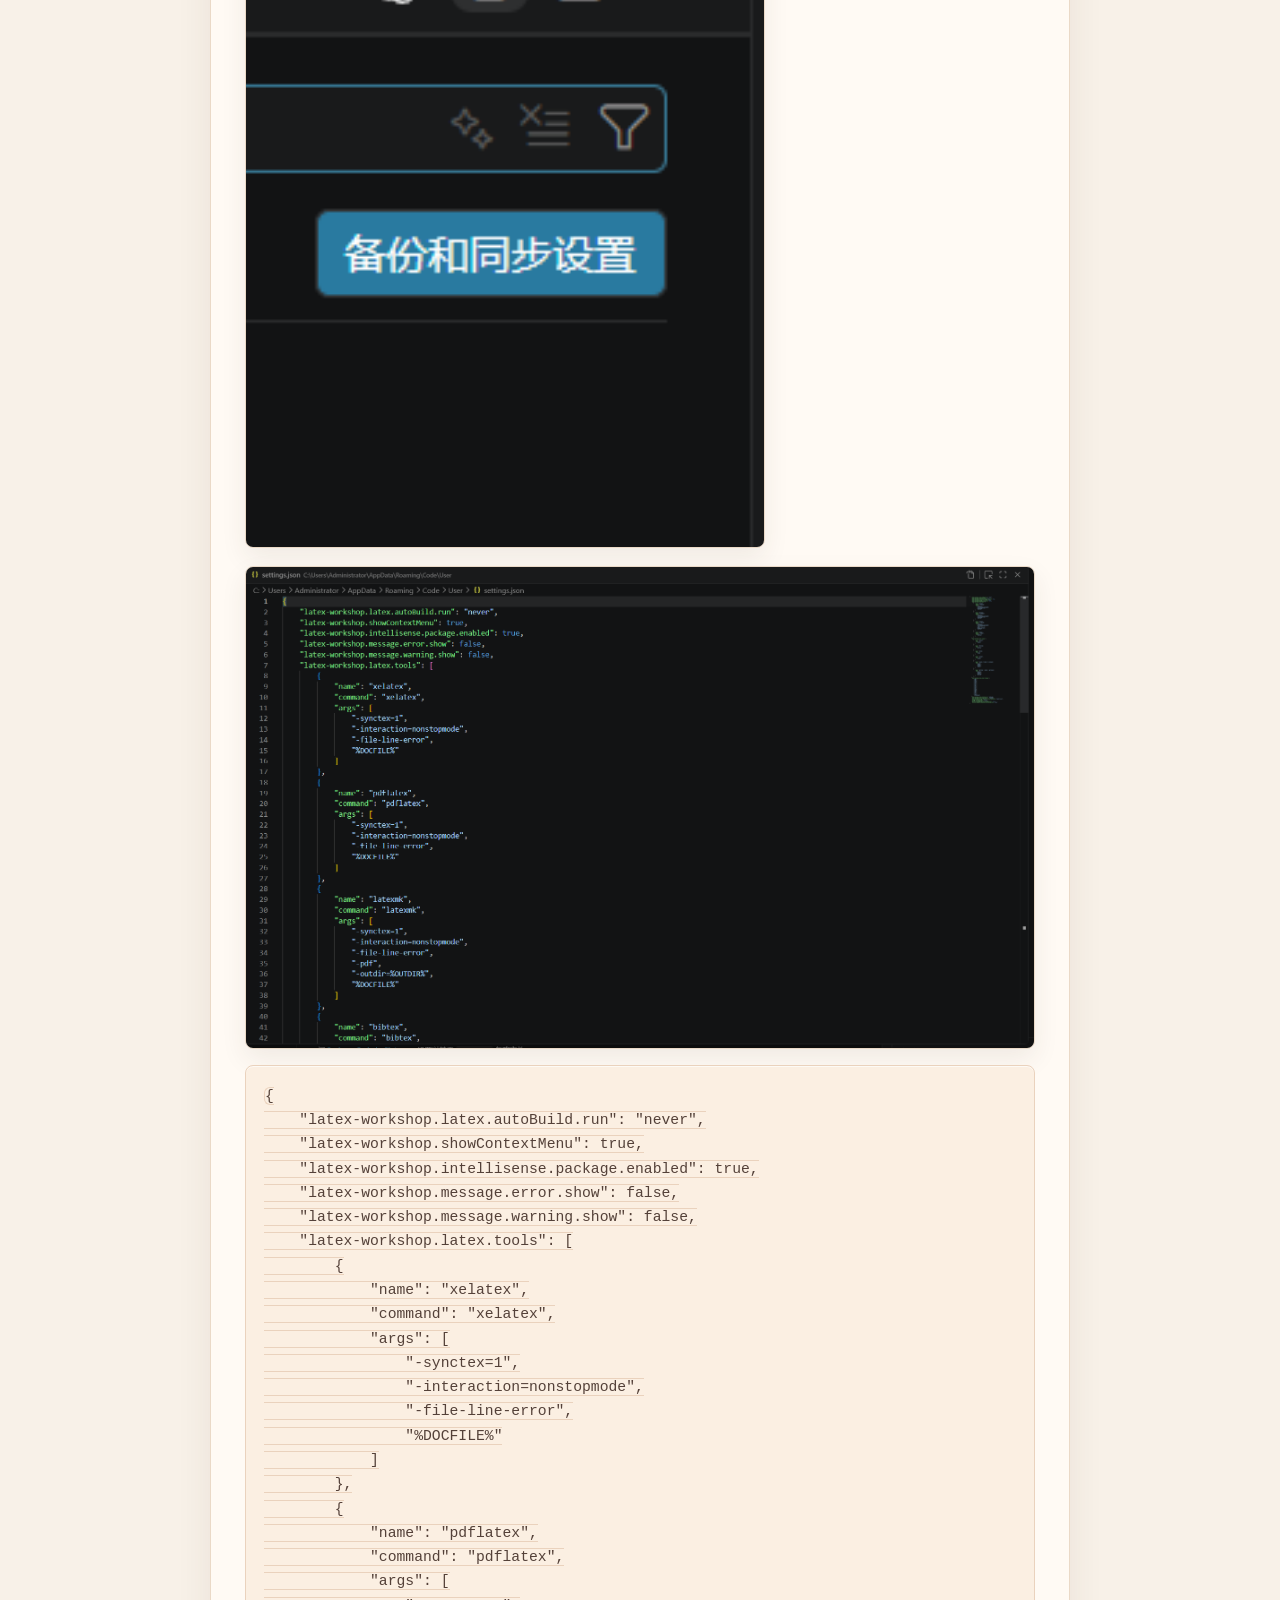
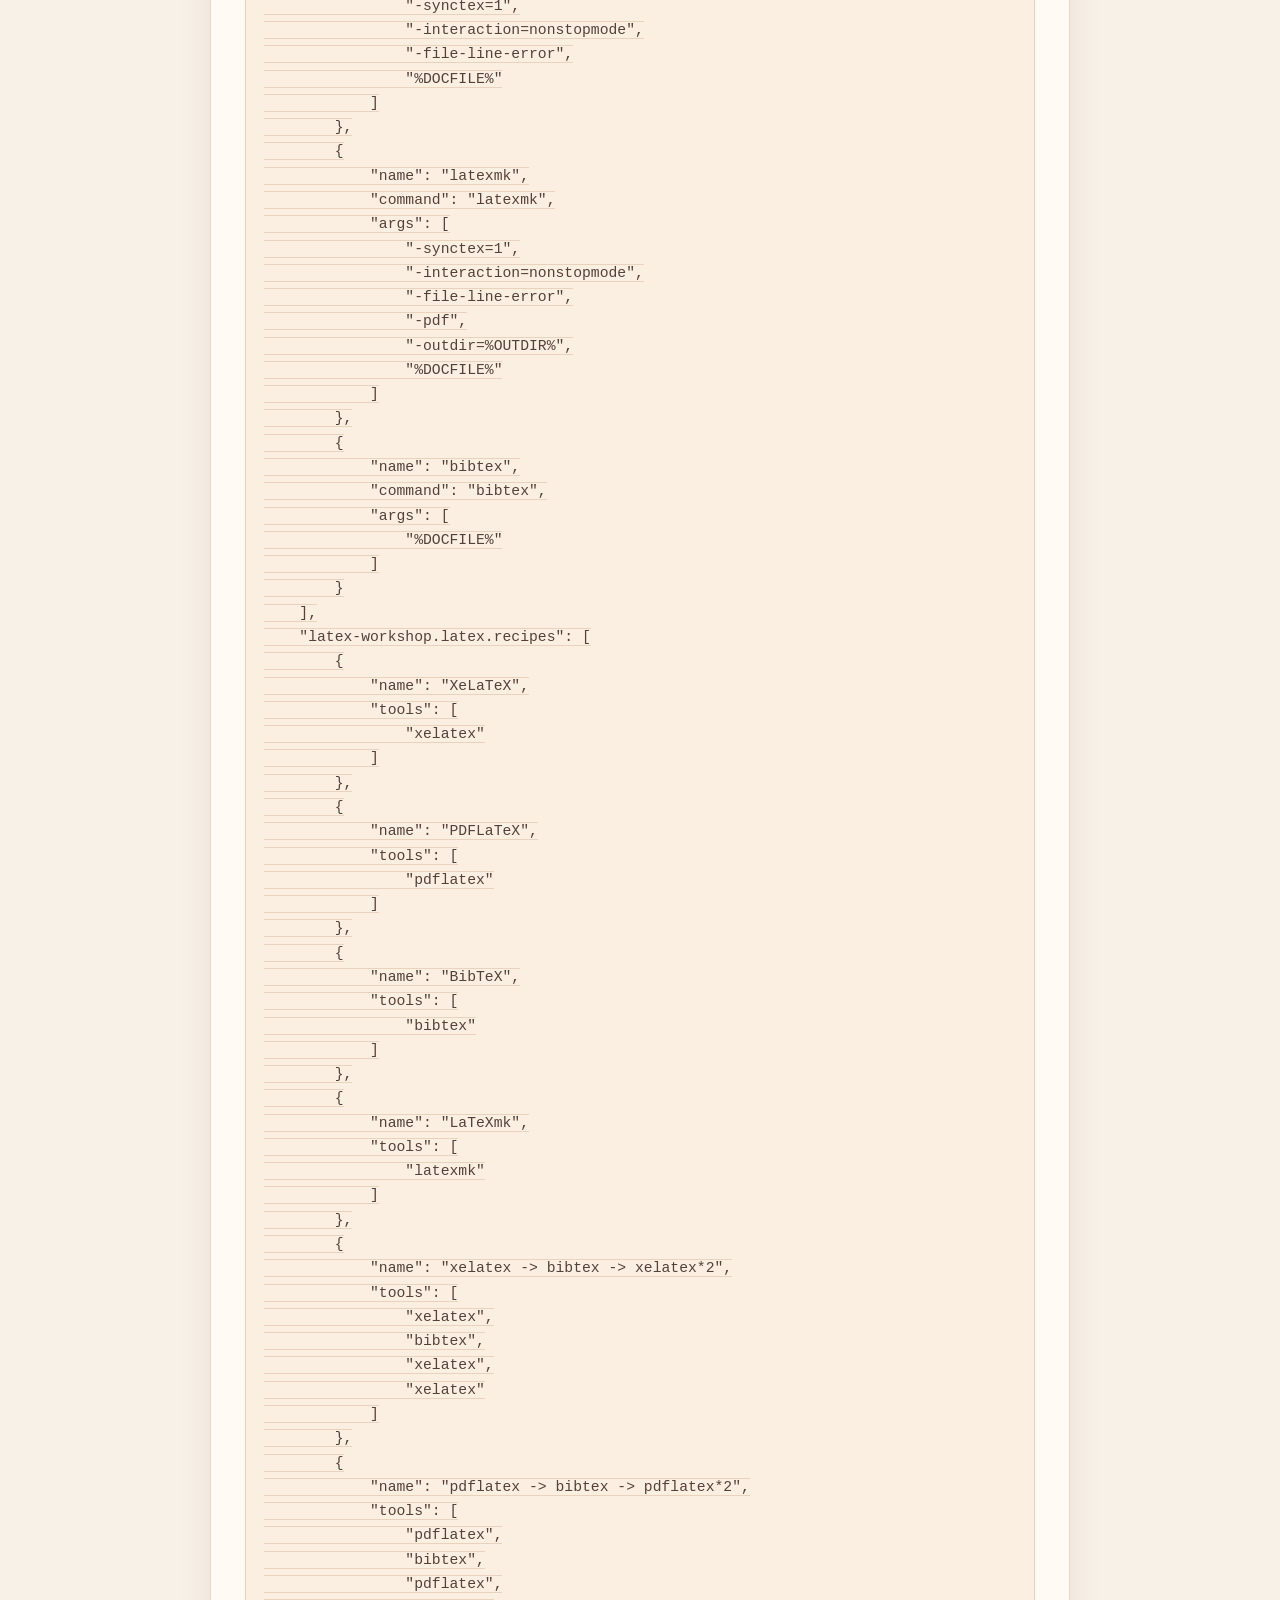
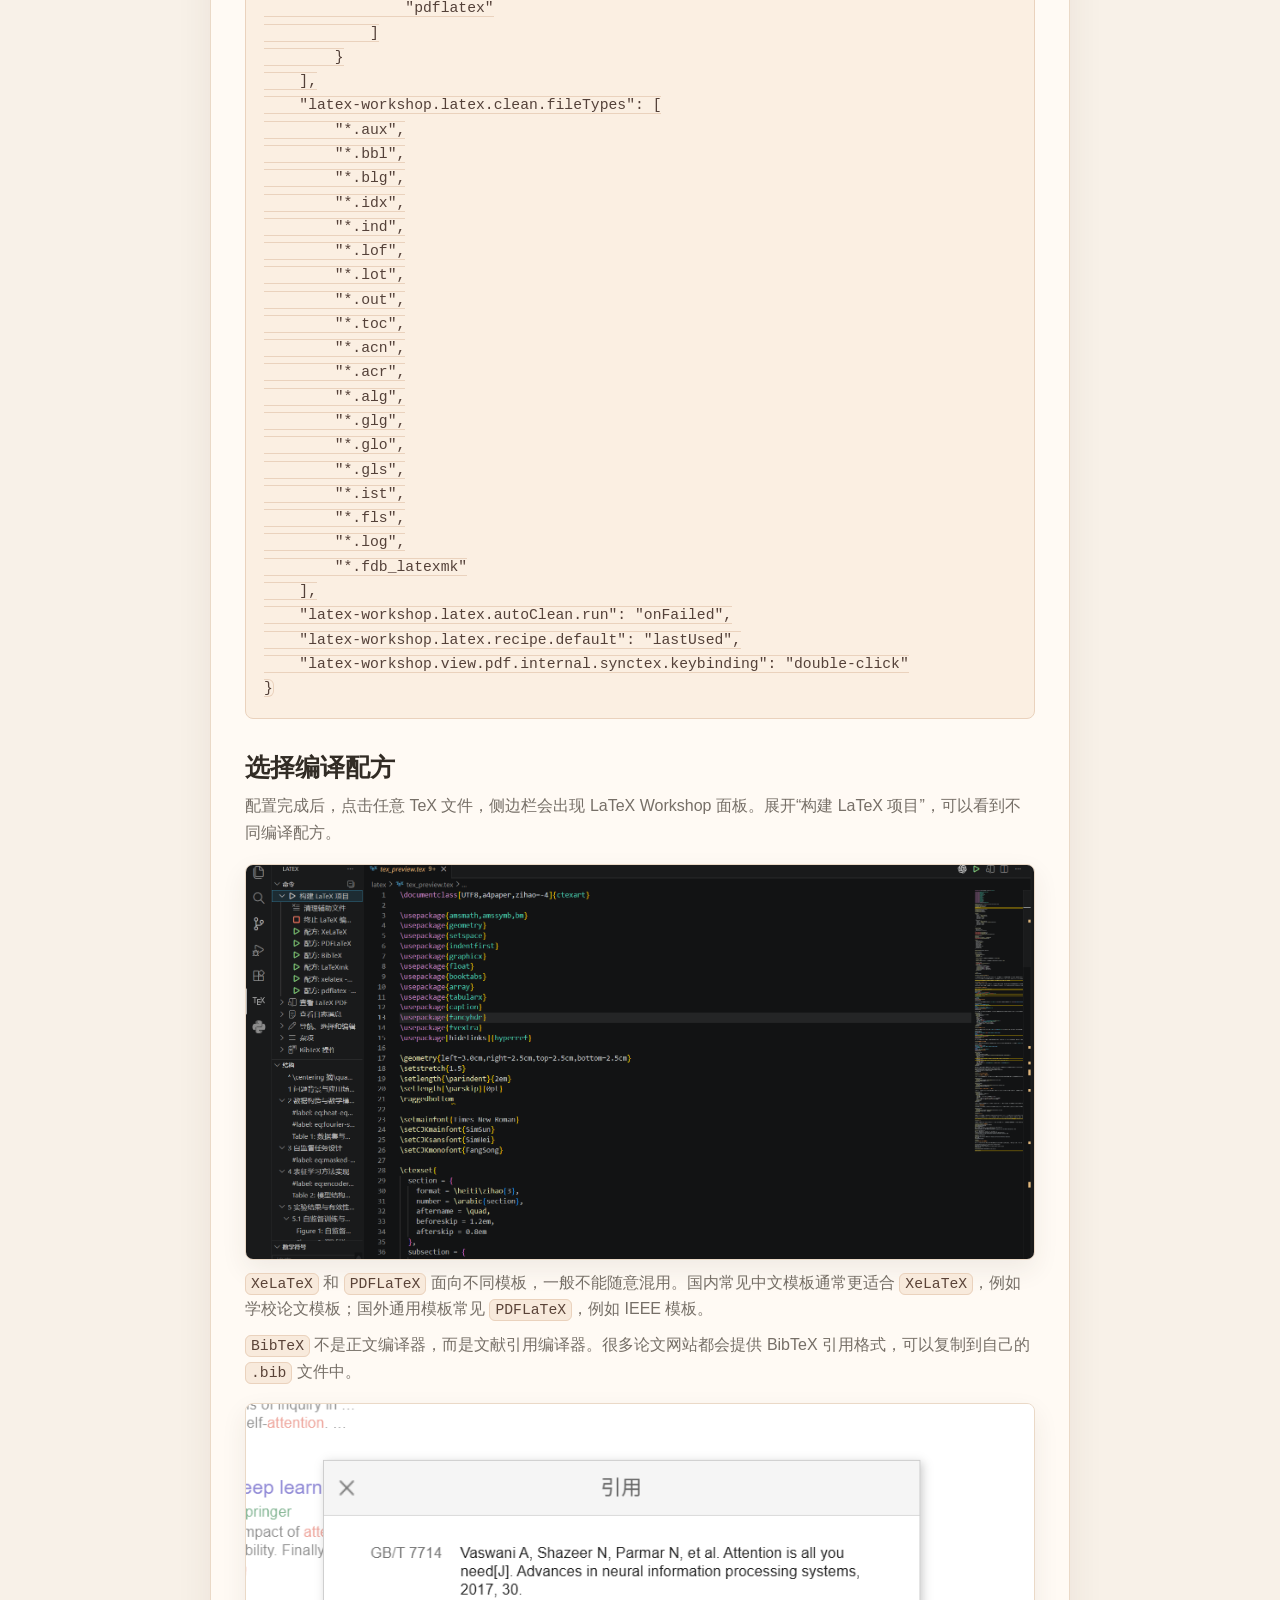
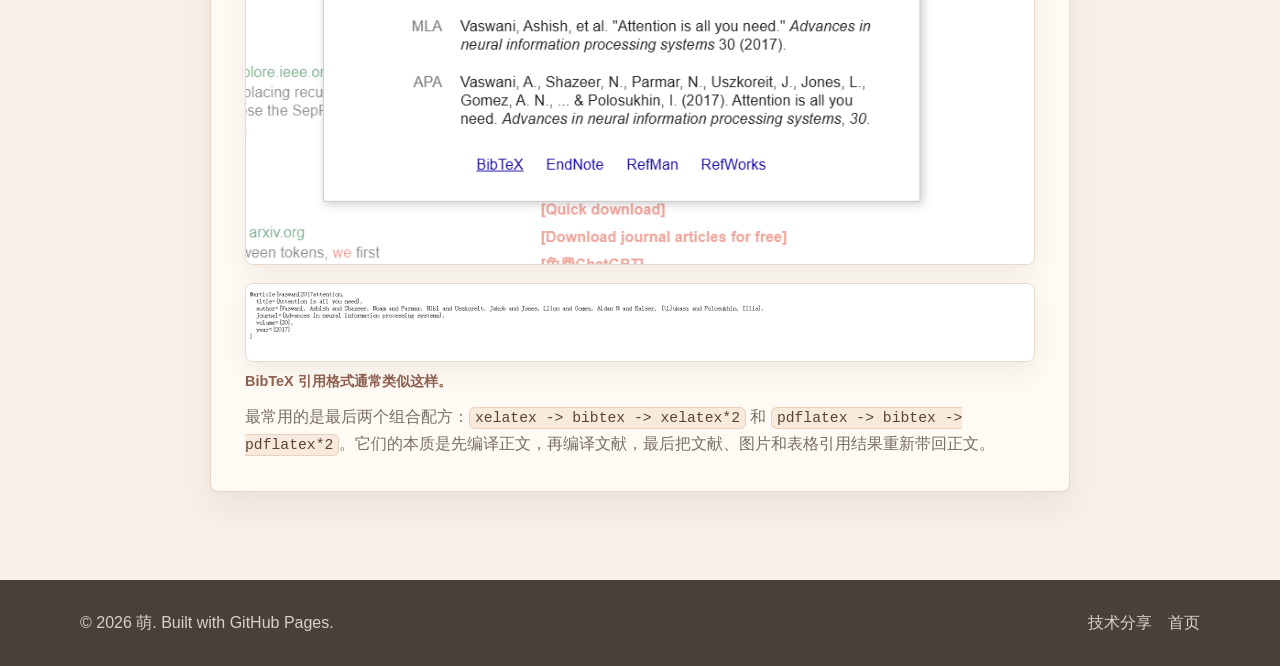
<file: tech/latex-vscode/index.html>
<!doctype html>
<html lang="zh-CN">
  <head>
    <meta charset="utf-8">
    <meta name="viewport" content="width=device-width, initial-scale=1">
    <meta name="description" content="在 VS Code 中使用 LaTeX：安装 TeX Live、验证 xelatex、安装 VS Code 插件并配置 LaTeX Workshop 编译配方。">
    <title>怎么在 VS Code 中使用 LaTeX | 技术分享 | 萌 的分享空间</title>
    <link rel="stylesheet" href="../../styles.css">
  </head>
  <body class="module-page">
    <header class="site-header module-header">
      <a class="brand" href="../../">萌</a>
      <nav class="main-nav" aria-label="主导航">
        <a href="../">技术分享</a>
        <a href="../../words/">言语分享</a>
        <a href="../../#about">关于</a>
      </nav>
    </header>

    <main>
      <article class="article-detail">
        <div class="wrap article-wrap">
          <a class="back-link" href="../">返回技术分享</a>
          <div class="article-meta">
            <span class="tag">学习笔记</span>
            <span>2026-06-30</span>
          </div>
          <h1>怎么在 VS Code 中使用 LaTeX</h1>
          <p class="note-lead">
            这篇笔记整理自本地 Word 教程，核心流程分为三步：安装 TeX Live，验证命令行编译器，再在 VS Code 中安装插件并配置 LaTeX Workshop。
          </p>

          <section>
            <h2>下载 TeX Live</h2>
            <p>
              第一步是下载 LaTeX 的编译器。常用选择是 TeX Live，可以从国内镜像站下载，例如清华大学开源软件镜像站的
              <a class="text-link" href="https://mirrors.tuna.tsinghua.edu.cn/CTAN/systems/texlive/Images/" target="_blank" rel="noreferrer">TeX Live Images 目录</a>。
            or <a class="text-link" href="https://pan.baidu.com/s/1QdWk2eLNHz7EHpe5cKtpnA?pwd=meng" target="_blank" rel="noreferrer">百度网盘 提取码: meng</a>
            </p>
            <p>
              镜像目录里通常会有多个 ISO 文件，选择一个合适版本即可。下载速度可能偏慢，如果已经有离线安装材料，也可以直接使用本地 ISO。
            </p>
            <figure class="article-figure">
              <img src="../../assets/latex-vscode/latex-vscode-01.png" alt="清华镜像站 TeX Live ISO 文件列表">
              <figcaption>在镜像站里找到 TeX Live 的 ISO 安装镜像。</figcaption>
            </figure>
            <figure class="article-figure">
              <img src="../../assets/latex-vscode/latex-vscode-02.png" alt="TeX Live 下载文件示例">
            </figure>
            <figure class="article-figure">
              <img src="../../assets/latex-vscode/latex-vscode-03.png" alt="TeX Live 镜像下载页面示例">
            </figure>
          </section>

          <section>
            <h2>安装 TeX Live</h2>
            <p>
              下载完成后，右键挂载 ISO 镜像文件。在虚拟光驱里找到 <code>install-tl-windows.bat</code>，右键选择“以管理员身份运行”。安装路径尽量不要包含中文字符，也不建议安装在 C 盘。
            </p>
            <figure class="article-figure">
              <img src="../../assets/latex-vscode/latex-vscode-04.png" alt="TeX Live 安装程序界面">
              <figcaption>运行安装程序后，可以按需要修改安装路径。</figcaption>
            </figure>
            <p>
              安装过程中注意保留“修改注册表”或 <code>Adjust searchpath</code> 相关选项。它的作用是把 TeX Live 添加到系统搜索路径中；如果没有勾选，后面需要手动在环境变量里添加对应编译器路径。
            </p>
            <p>
              点击安装后耐心等待。TeX Live 体积比较大，安装通常需要 1 到 2 小时，完成后点击“完成”即可。
            </p>
            <figure class="article-figure">
              <img src="../../assets/latex-vscode/latex-vscode-05.png" alt="TeX Live 安装完成界面">
            </figure>
          </section>

          <section>
            <h2>验证安装</h2>
            <p>
              按 <code>Win + R</code> 打开运行窗口，输入 <code>cmd</code> 打开命令行，然后执行 <code>xelatex -v</code>。如果能输出版本信息，说明编译器已经可以被系统识别。
            </p>
            <figure class="article-figure">
              <img src="../../assets/latex-vscode/latex-vscode-06.png" alt="在命令行中执行 xelatex -v">
            </figure>
          </section>

          <section>
            <h2>安装 VS Code 和插件</h2>
            <p>
              第三步是安装 VS Code。可以在浏览器中搜索 VS Code，也可以直接访问
              <a class="text-link" href="https://code.visualstudio.com/" target="_blank" rel="noreferrer">Visual Studio Code 官网</a>下载安装包。
            </p>
            <p>
              VS Code 安装完成后，在扩展市场安装 LaTeX 相关插件。常用插件包括 LaTeX 语法支持、LaTeX Workshop，以及用于辅助写作或补全的 Codex 插件。
            </p>
            <figure class="article-figure">
              <img src="../../assets/latex-vscode/latex-vscode-07.png" alt="VS Code 扩展市场中的 LaTeX 插件">
            </figure>
            <figure class="article-figure">
              <img src="../../assets/latex-vscode/latex-vscode-08.png" alt="VS Code 扩展市场中的辅助插件">
            </figure>
            <p>
              LaTeX 语法插件主要负责语法高亮和检查，LaTeX Workshop 负责编译、预览和项目面板，Codex 可以用于辅助生成或修改 LaTeX 内容。
            </p>
            <figure class="article-figure">
              <img src="../../assets/latex-vscode/latex-vscode-09.png" alt="VS Code 中打开 LaTeX PDF 预览按钮">
              <figcaption>编辑 TeX 文件时，可以通过右上角按钮打开 PDF 预览。</figcaption>
            </figure>
          </section>

          <section>
            <h2>配置 LaTeX Workshop</h2>
            <p>
              在 VS Code 左下角点击齿轮图标，进入“设置”。
            </p>
            <figure class="article-figure article-figure--narrow">
              <img src="../../assets/latex-vscode/latex-vscode-10.png" alt="VS Code 齿轮菜单中的设置入口">
            </figure>
            <p>
              打开设置后，进入 <code>settings.json</code>。如果文件是空的，直接粘贴下面的配置；如果已经有内容，把这些配置合并到最外层 JSON 对象里。
            </p>
            <figure class="article-figure article-figure--narrow">
              <img src="../../assets/latex-vscode/latex-vscode-11.png" alt="VS Code 设置页面中的 JSON 设置入口">
            </figure>
            <figure class="article-figure">
              <img src="../../assets/latex-vscode/latex-vscode-12.png" alt="VS Code settings.json 中的 LaTeX Workshop 配置">
            </figure>
            <pre><code>{
    "latex-workshop.latex.autoBuild.run": "never",
    "latex-workshop.showContextMenu": true,
    "latex-workshop.intellisense.package.enabled": true,
    "latex-workshop.message.error.show": false,
    "latex-workshop.message.warning.show": false,
    "latex-workshop.latex.tools": [
        {
            "name": "xelatex",
            "command": "xelatex",
            "args": [
                "-synctex=1",
                "-interaction=nonstopmode",
                "-file-line-error",
                "%DOCFILE%"
            ]
        },
        {
            "name": "pdflatex",
            "command": "pdflatex",
            "args": [
                "-synctex=1",
                "-interaction=nonstopmode",
                "-file-line-error",
                "%DOCFILE%"
            ]
        },
        {
            "name": "latexmk",
            "command": "latexmk",
            "args": [
                "-synctex=1",
                "-interaction=nonstopmode",
                "-file-line-error",
                "-pdf",
                "-outdir=%OUTDIR%",
                "%DOCFILE%"
            ]
        },
        {
            "name": "bibtex",
            "command": "bibtex",
            "args": [
                "%DOCFILE%"
            ]
        }
    ],
    "latex-workshop.latex.recipes": [
        {
            "name": "XeLaTeX",
            "tools": [
                "xelatex"
            ]
        },
        {
            "name": "PDFLaTeX",
            "tools": [
                "pdflatex"
            ]
        },
        {
            "name": "BibTeX",
            "tools": [
                "bibtex"
            ]
        },
        {
            "name": "LaTeXmk",
            "tools": [
                "latexmk"
            ]
        },
        {
            "name": "xelatex -> bibtex -> xelatex*2",
            "tools": [
                "xelatex",
                "bibtex",
                "xelatex",
                "xelatex"
            ]
        },
        {
            "name": "pdflatex -> bibtex -> pdflatex*2",
            "tools": [
                "pdflatex",
                "bibtex",
                "pdflatex",
                "pdflatex"
            ]
        }
    ],
    "latex-workshop.latex.clean.fileTypes": [
        "*.aux",
        "*.bbl",
        "*.blg",
        "*.idx",
        "*.ind",
        "*.lof",
        "*.lot",
        "*.out",
        "*.toc",
        "*.acn",
        "*.acr",
        "*.alg",
        "*.glg",
        "*.glo",
        "*.gls",
        "*.ist",
        "*.fls",
        "*.log",
        "*.fdb_latexmk"
    ],
    "latex-workshop.latex.autoClean.run": "onFailed",
    "latex-workshop.latex.recipe.default": "lastUsed",
    "latex-workshop.view.pdf.internal.synctex.keybinding": "double-click"
}</code></pre>
          </section>

          <section>
            <h2>选择编译配方</h2>
            <p>
              配置完成后，点击任意 TeX 文件，侧边栏会出现 LaTeX Workshop 面板。展开“构建 LaTeX 项目”，可以看到不同编译配方。
            </p>
            <figure class="article-figure">
              <img src="../../assets/latex-vscode/latex-vscode-13.png" alt="LaTeX Workshop 侧边栏中的构建配方">
            </figure>
            <p>
              <code>XeLaTeX</code> 和 <code>PDFLaTeX</code> 面向不同模板，一般不能随意混用。国内常见中文模板通常更适合 <code>XeLaTeX</code>，例如学校论文模板；国外通用模板常见 <code>PDFLaTeX</code>，例如 IEEE 模板。
            </p>
            <p>
              <code>BibTeX</code> 不是正文编译器，而是文献引用编译器。很多论文网站都会提供 BibTeX 引用格式，可以复制到自己的 <code>.bib</code> 文件中。
            </p>
            <figure class="article-figure">
              <img src="../../assets/latex-vscode/latex-vscode-14.png" alt="论文网站中的 BibTeX 引用入口">
            </figure>
            <figure class="article-figure">
              <img src="../../assets/latex-vscode/latex-vscode-15.png" alt="BibTeX 引用格式示例">
              <figcaption>BibTeX 引用格式通常类似这样。</figcaption>
            </figure>
            <p>
              最常用的是最后两个组合配方：<code>xelatex -> bibtex -> xelatex*2</code> 和 <code>pdflatex -> bibtex -> pdflatex*2</code>。它们的本质是先编译正文，再编译文献，最后把文献、图片和表格引用结果重新带回正文。
            </p>
          </section>
        </div>
      </article>
    </main>

    <footer class="site-footer">
      <div class="wrap footer-grid">
        <p>© 2026 萌. Built with GitHub Pages.</p>
        <div class="footer-links">
          <a href="../">技术分享</a>
          <a href="../../">首页</a>
        </div>
      </div>
    </footer>
  </body>
</html>
</file>
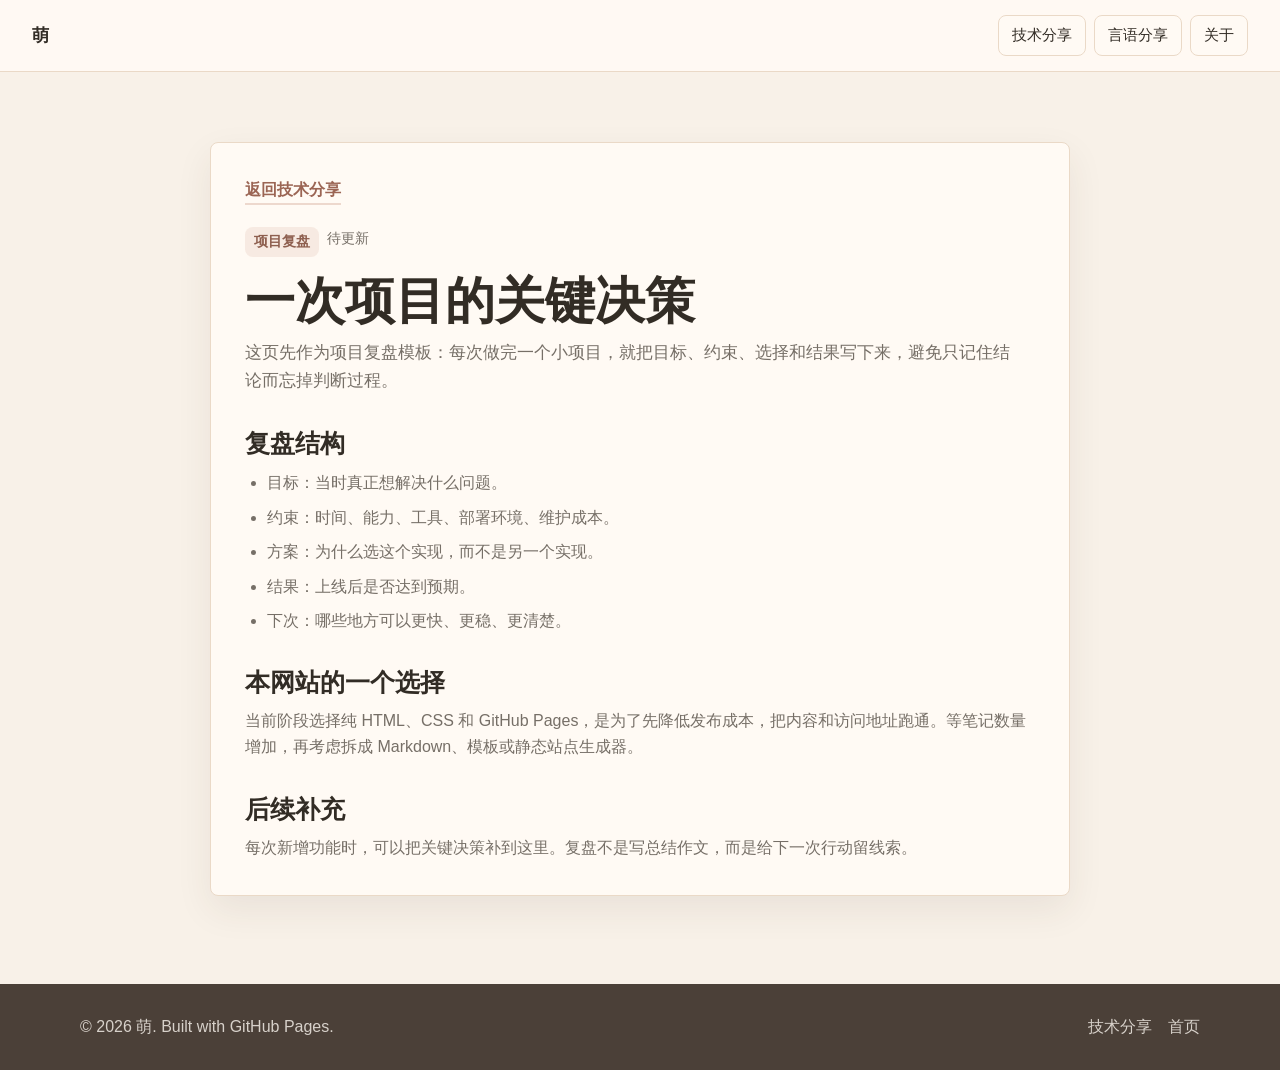
<file: tech/project-decisions/index.html>
<!doctype html>
<html lang="zh-CN">
  <head>
    <meta charset="utf-8">
    <meta name="viewport" content="width=device-width, initial-scale=1">
    <meta name="description" content="一次项目的关键决策：记录目标、约束、方案取舍和结果，让复盘可以真正帮到下一次行动。">
    <title>一次项目的关键决策 | 技术分享 | 萌 的分享空间</title>
    <link rel="stylesheet" href="../../styles.css">
  </head>
  <body class="module-page">
    <header class="site-header module-header">
      <a class="brand" href="../../">萌</a>
      <nav class="main-nav" aria-label="主导航">
        <a href="../">技术分享</a>
        <a href="../../words/">言语分享</a>
        <a href="../../#about">关于</a>
      </nav>
    </header>

    <main>
      <article class="article-detail">
        <div class="wrap article-wrap">
          <a class="back-link" href="../">返回技术分享</a>
          <div class="article-meta">
            <span class="tag">项目复盘</span>
            <span>待更新</span>
          </div>
          <h1>一次项目的关键决策</h1>
          <p class="note-lead">
            这页先作为项目复盘模板：每次做完一个小项目，就把目标、约束、选择和结果写下来，避免只记住结论而忘掉判断过程。
          </p>

          <section>
            <h2>复盘结构</h2>
            <ul>
              <li>目标：当时真正想解决什么问题。</li>
              <li>约束：时间、能力、工具、部署环境、维护成本。</li>
              <li>方案：为什么选这个实现，而不是另一个实现。</li>
              <li>结果：上线后是否达到预期。</li>
              <li>下次：哪些地方可以更快、更稳、更清楚。</li>
            </ul>
          </section>

          <section>
            <h2>本网站的一个选择</h2>
            <p>
              当前阶段选择纯 HTML、CSS 和 GitHub Pages，是为了先降低发布成本，把内容和访问地址跑通。等笔记数量增加，再考虑拆成 Markdown、模板或静态站点生成器。
            </p>
          </section>

          <section>
            <h2>后续补充</h2>
            <p>每次新增功能时，可以把关键决策补到这里。复盘不是写总结作文，而是给下一次行动留线索。</p>
          </section>
        </div>
      </article>
    </main>

    <footer class="site-footer">
      <div class="wrap footer-grid">
        <p>© 2026 萌. Built with GitHub Pages.</p>
        <div class="footer-links">
          <a href="../">技术分享</a>
          <a href="../../">首页</a>
        </div>
      </div>
    </footer>
  </body>
</html>
</file>
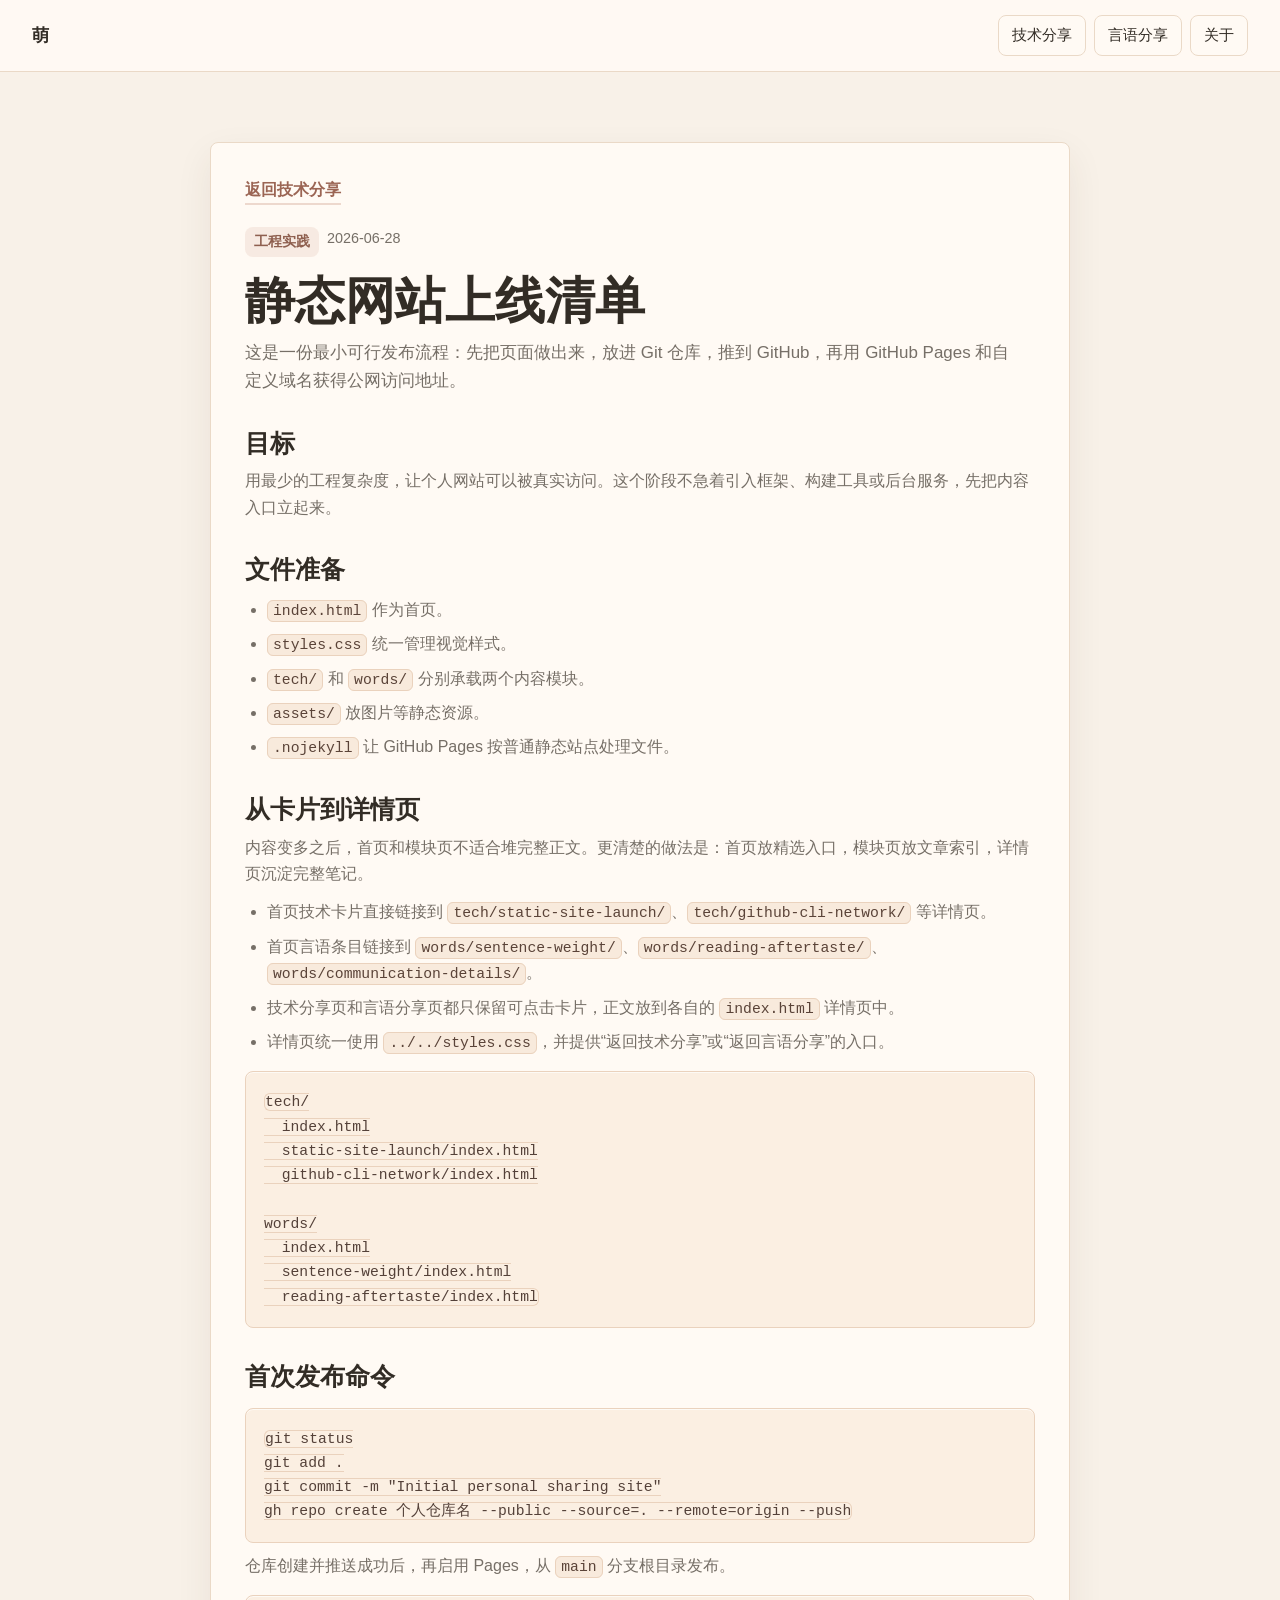
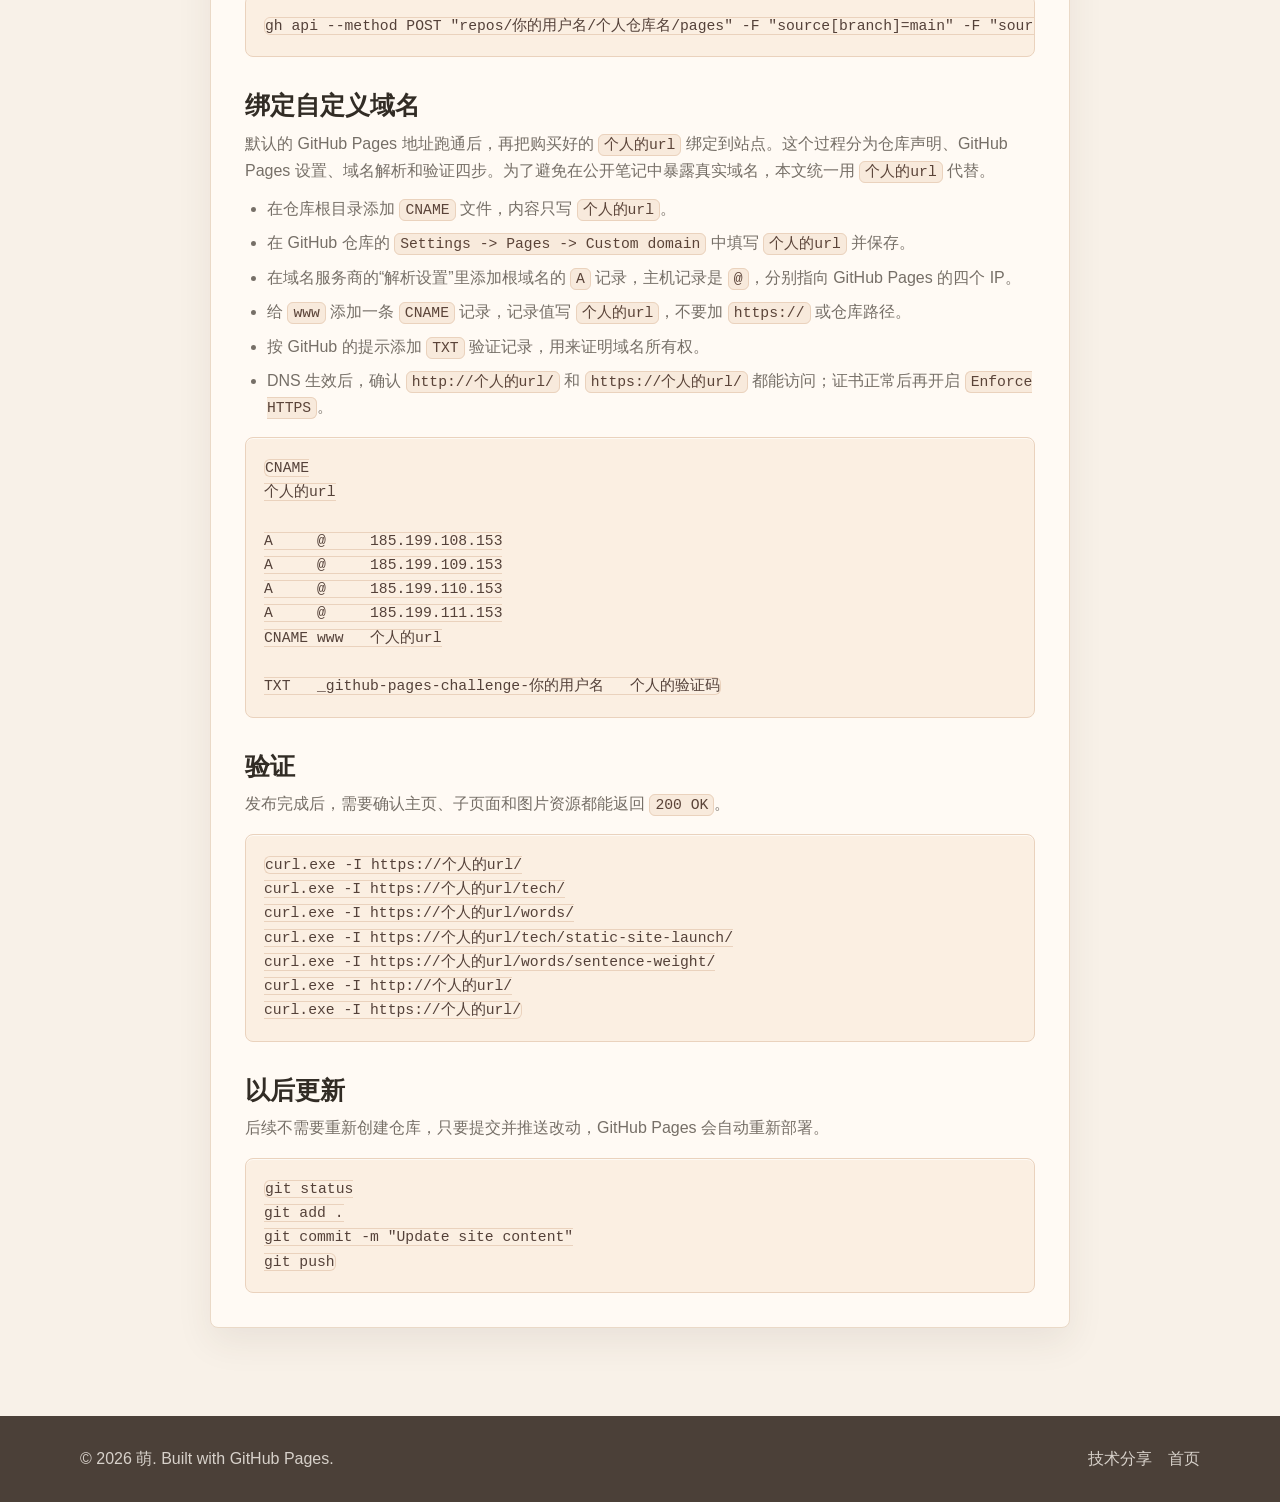
<file: tech/static-site-launch/index.html>
<!doctype html>
<html lang="zh-CN">
  <head>
    <meta charset="utf-8">
    <meta name="viewport" content="width=device-width, initial-scale=1">
    <meta name="description" content="静态网站上线清单：从本地文件、Git 仓库、GitHub Pages 到自定义域名的最小可行发布流程。">
    <title>静态网站上线清单 | 技术分享 | 萌 的分享空间</title>
    <link rel="stylesheet" href="../../styles.css">
  </head>
  <body class="module-page">
    <header class="site-header module-header">
      <a class="brand" href="../../">萌</a>
      <nav class="main-nav" aria-label="主导航">
        <a href="../">技术分享</a>
        <a href="../../words/">言语分享</a>
        <a href="../../#about">关于</a>
      </nav>
    </header>

    <main>
      <article class="article-detail">
        <div class="wrap article-wrap">
          <a class="back-link" href="../">返回技术分享</a>
          <div class="article-meta">
            <span class="tag">工程实践</span>
            <span>2026-06-28</span>
          </div>
          <h1>静态网站上线清单</h1>
          <p class="note-lead">
            这是一份最小可行发布流程：先把页面做出来，放进 Git 仓库，推到 GitHub，再用 GitHub Pages 和自定义域名获得公网访问地址。
          </p>

          <section>
            <h2>目标</h2>
            <p>用最少的工程复杂度，让个人网站可以被真实访问。这个阶段不急着引入框架、构建工具或后台服务，先把内容入口立起来。</p>
          </section>

          <section>
            <h2>文件准备</h2>
            <ul>
              <li><code>index.html</code> 作为首页。</li>
              <li><code>styles.css</code> 统一管理视觉样式。</li>
              <li><code>tech/</code> 和 <code>words/</code> 分别承载两个内容模块。</li>
              <li><code>assets/</code> 放图片等静态资源。</li>
              <li><code>.nojekyll</code> 让 GitHub Pages 按普通静态站点处理文件。</li>
            </ul>
          </section>

          <section>
            <h2>从卡片到详情页</h2>
            <p>
              内容变多之后，首页和模块页不适合堆完整正文。更清楚的做法是：首页放精选入口，模块页放文章索引，详情页沉淀完整笔记。
            </p>
            <ul>
              <li>首页技术卡片直接链接到 <code>tech/static-site-launch/</code>、<code>tech/github-cli-network/</code> 等详情页。</li>
              <li>首页言语条目链接到 <code>words/sentence-weight/</code>、<code>words/reading-aftertaste/</code>、<code>words/communication-details/</code>。</li>
              <li>技术分享页和言语分享页都只保留可点击卡片，正文放到各自的 <code>index.html</code> 详情页中。</li>
              <li>详情页统一使用 <code>../../styles.css</code>，并提供“返回技术分享”或“返回言语分享”的入口。</li>
            </ul>
            <pre><code>tech/
  index.html
  static-site-launch/index.html
  github-cli-network/index.html

words/
  index.html
  sentence-weight/index.html
  reading-aftertaste/index.html</code></pre>
          </section>

          <section>
            <h2>首次发布命令</h2>
            <pre><code>git status
git add .
git commit -m "Initial personal sharing site"
gh repo create 个人仓库名 --public --source=. --remote=origin --push</code></pre>
            <p>仓库创建并推送成功后，再启用 Pages，从 <code>main</code> 分支根目录发布。</p>
            <pre><code>gh api --method POST "repos/你的用户名/个人仓库名/pages" -F "source[branch]=main" -F "source[path]=/"</code></pre>
          </section>

          <section>
            <h2>绑定自定义域名</h2>
            <p>
              默认的 GitHub Pages 地址跑通后，再把购买好的 <code>个人的url</code> 绑定到站点。这个过程分为仓库声明、GitHub Pages 设置、域名解析和验证四步。为了避免在公开笔记中暴露真实域名，本文统一用 <code>个人的url</code> 代替。
            </p>
            <ul>
              <li>在仓库根目录添加 <code>CNAME</code> 文件，内容只写 <code>个人的url</code>。</li>
              <li>在 GitHub 仓库的 <code>Settings -> Pages -> Custom domain</code> 中填写 <code>个人的url</code> 并保存。</li>
              <li>在域名服务商的“解析设置”里添加根域名的 <code>A</code> 记录，主机记录是 <code>@</code>，分别指向 GitHub Pages 的四个 IP。</li>
              <li>给 <code>www</code> 添加一条 <code>CNAME</code> 记录，记录值写 <code>个人的url</code>，不要加 <code>https://</code> 或仓库路径。</li>
              <li>按 GitHub 的提示添加 <code>TXT</code> 验证记录，用来证明域名所有权。</li>
              <li>DNS 生效后，确认 <code>http://个人的url/</code> 和 <code>https://个人的url/</code> 都能访问；证书正常后再开启 <code>Enforce HTTPS</code>。</li>
            </ul>
            <pre><code>CNAME
个人的url

A     @     185.199.108.153
A     @     185.199.109.153
A     @     185.199.110.153
A     @     185.199.111.153
CNAME www   个人的url

TXT   _github-pages-challenge-你的用户名   个人的验证码</code></pre>
          </section>

          <section>
            <h2>验证</h2>
            <p>发布完成后，需要确认主页、子页面和图片资源都能返回 <code>200 OK</code>。</p>
            <pre><code>curl.exe -I https://个人的url/
curl.exe -I https://个人的url/tech/
curl.exe -I https://个人的url/words/
curl.exe -I https://个人的url/tech/static-site-launch/
curl.exe -I https://个人的url/words/sentence-weight/
curl.exe -I http://个人的url/
curl.exe -I https://个人的url/</code></pre>
          </section>

          <section>
            <h2>以后更新</h2>
            <p>后续不需要重新创建仓库，只要提交并推送改动，GitHub Pages 会自动重新部署。</p>
            <pre><code>git status
git add .
git commit -m "Update site content"
git push</code></pre>
          </section>
        </div>
      </article>
    </main>

    <footer class="site-footer">
      <div class="wrap footer-grid">
        <p>© 2026 萌. Built with GitHub Pages.</p>
        <div class="footer-links">
          <a href="../">技术分享</a>
          <a href="../../">首页</a>
        </div>
      </div>
    </footer>
  </body>
</html>
</file>
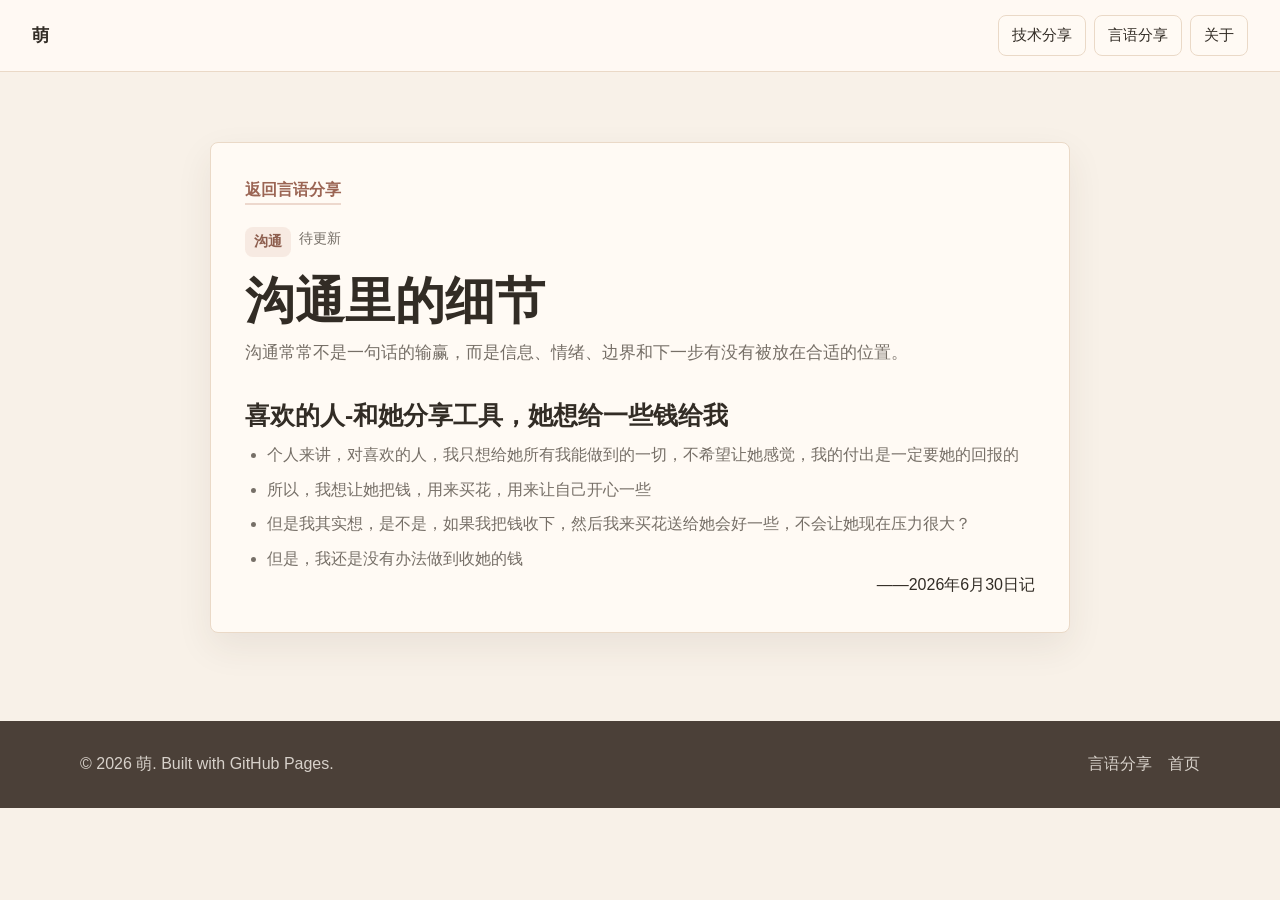
<file: words/communication-details/index.html>
<!doctype html>
<html lang="zh-CN">
  <head>
    <meta charset="utf-8">
    <meta name="viewport" content="width=device-width, initial-scale=1">
    <meta name="description" content="沟通里的细节：整理具体场景里的表达方法，也保留那些不够好的例子作为提醒。">
    <title>沟通里的细节 | 言语分享 | 萌 的分享空间</title>
    <link rel="stylesheet" href="../../styles.css">
  </head>
  <body class="module-page">
    <header class="site-header module-header">
      <a class="brand" href="../../">萌</a>
      <nav class="main-nav" aria-label="主导航">
        <a href="../../tech/">技术分享</a>
        <a href="../">言语分享</a>
        <a href="../../#about">关于</a>
      </nav>
    </header>

    <main>
      <article class="article-detail">
        <div class="wrap article-wrap">
          <a class="back-link" href="../">返回言语分享</a>
          <div class="article-meta">
            <span class="tag">沟通</span>
            <span>待更新</span>
          </div>
          <h1>沟通里的细节</h1>
          <p class="note-lead">
            沟通常常不是一句话的输赢，而是信息、情绪、边界和下一步有没有被放在合适的位置。
          </p>

          <section>
            <h2>喜欢的人-和她分享工具，她想给一些钱给我</h2>
            <ul>
              <li>个人来讲，对喜欢的人，我只想给她所有我能做到的一切，不希望让她感觉，我的付出是一定要她的回报的</li>
              <li>所以，我想让她把钱，用来买花，用来让自己开心一些</li>
              <li>但是我其实想，是不是，如果我把钱收下，然后我来买花送给她会好一些，不会让她现在压力很大？</li>
              <li>但是，我还是没有办法做到收她的钱</li>
            </ul>
            <span style="display: block; text-align: right;">——2026年6月30日记</span>
          </section>

        </div>
      </article>
    </main>

    <footer class="site-footer">
      <div class="wrap footer-grid">
        <p>© 2026 萌. Built with GitHub Pages.</p>
        <div class="footer-links">
          <a href="../">言语分享</a>
          <a href="../../">首页</a>
        </div>
      </div>
    </footer>
  </body>
</html>
</file>
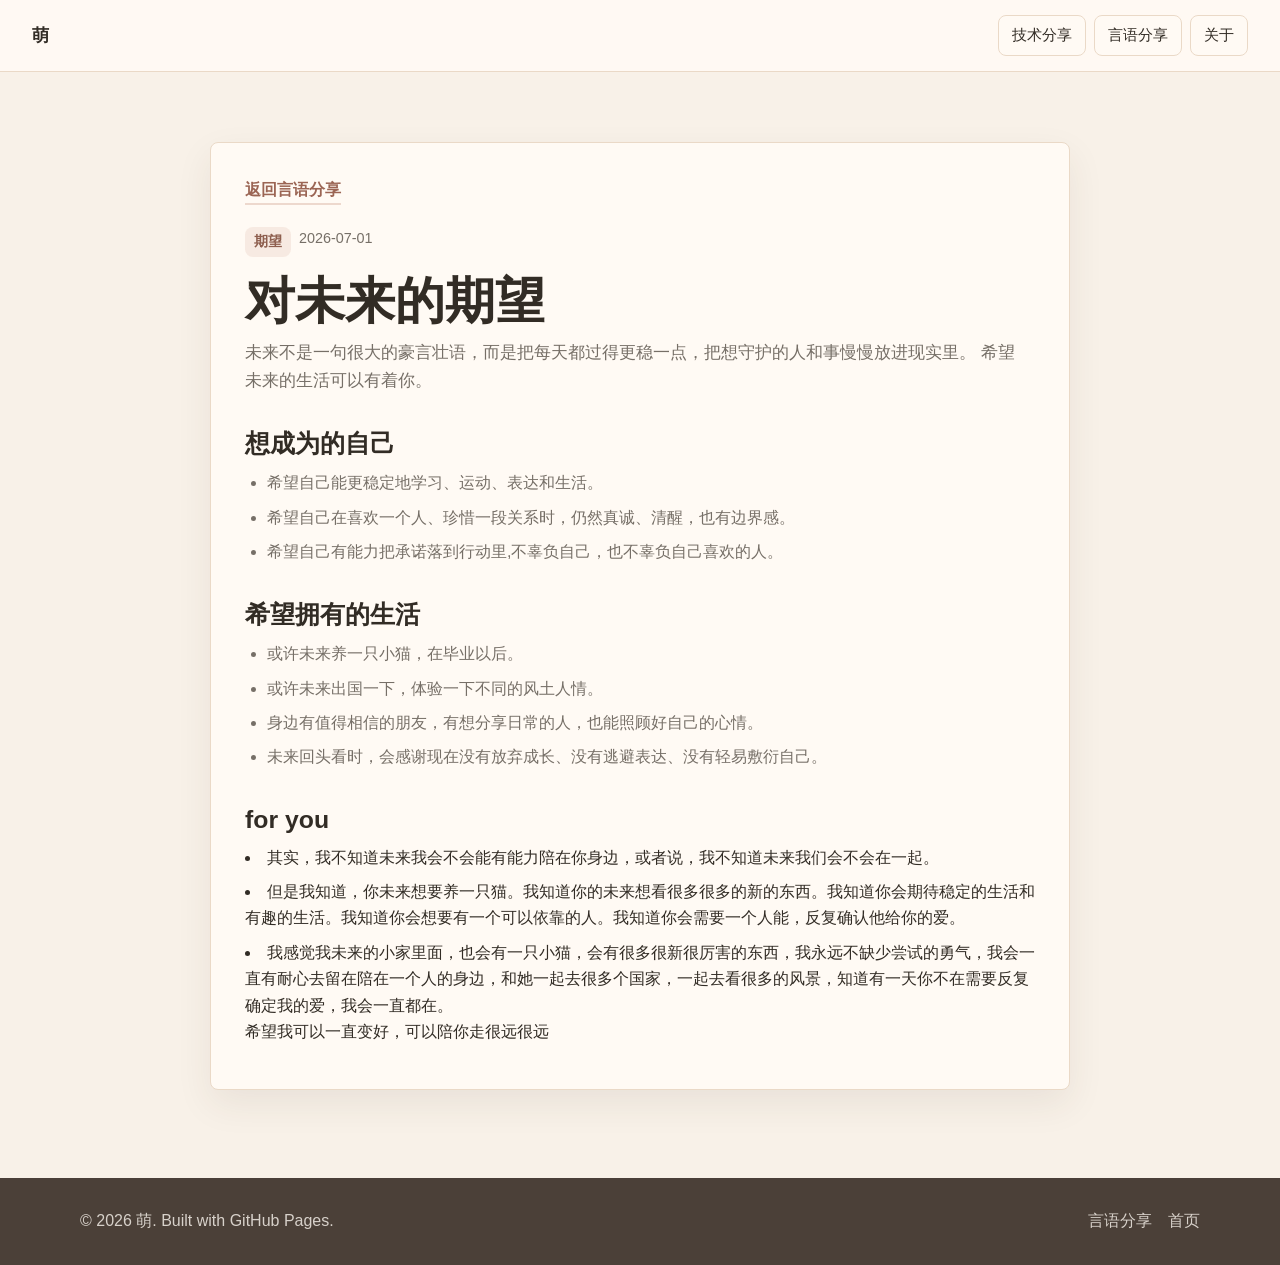
<file: words/future-expectations/index.html>
<!doctype html>
<html lang="zh-CN">
  <head>
    <meta charset="utf-8">
    <meta name="viewport" content="width=device-width, initial-scale=1">
    <meta name="description" content="对未来的期望：把想抵达的生活、关系和自己的样子先轻轻写下来。">
    <title>对未来的期望 | 言语分享 | 萌 的分享空间</title>
    <link rel="stylesheet" href="../../styles.css">
  </head>
  <body class="module-page">
    <header class="site-header module-header">
      <a class="brand" href="../../">萌</a>
      <nav class="main-nav" aria-label="主导航">
        <a href="../../tech/">技术分享</a>
        <a href="../">言语分享</a>
        <a href="../../#about">关于</a>
      </nav>
    </header>

    <main>
      <article class="article-detail">
        <div class="wrap article-wrap">
          <a class="back-link" href="../">返回言语分享</a>
          <div class="article-meta">
            <span class="tag">期望</span>
            <span>2026-07-01</span>
          </div>
          <h1>对未来的期望</h1>
          <p class="note-lead">
            未来不是一句很大的豪言壮语，而是把每天都过得更稳一点，把想守护的人和事慢慢放进现实里。
            希望未来的生活可以有着你。
          </p>

          <section>
            <h2>想成为的自己</h2>
            <ul>
              <li>希望自己能更稳定地学习、运动、表达和生活。</li>
              <li>希望自己在喜欢一个人、珍惜一段关系时，仍然真诚、清醒，也有边界感。</li>
              <li>希望自己有能力把承诺落到行动里,不辜负自己，也不辜负自己喜欢的人。</li>
            </ul>
          </section>

          <section>
            <h2>希望拥有的生活</h2>
            <ul>
              <li>或许未来养一只小猫，在毕业以后。</li><li>或许未来出国一下，体验一下不同的风土人情。</li>
              <li>身边有值得相信的朋友，有想分享日常的人，也能照顾好自己的心情。</li>
              <li>未来回头看时，会感谢现在没有放弃成长、没有逃避表达、没有轻易敷衍自己。</li>
            </ul>
          </section>

          <section>
            <h2>for you</h2>
            <p>
              <li>其实，我不知道未来我会不会能有能力陪在你身边，或者说，我不知道未来我们会不会在一起。</li><li>
              但是我知道，你未来想要养一只猫。我知道你的未来想看很多很多的新的东西。我知道你会期待稳定的生活和有趣的生活。我知道你会想要有一个可以依靠的人。我知道你会需要一个人能，反复确认他给你的爱。
              </li><li>我感觉我未来的小家里面，也会有一只小猫，会有很多很新很厉害的东西，我永远不缺少尝试的勇气，我会一直有耐心去留在陪在一个人的身边，和她一起去很多个国家，一起去看很多的风景，知道有一天你不在需要反复确定我的爱，我会一直都在。
            </li>
          希望我可以一直变好，可以陪你走很远很远</p>
          </section>
        </div>
      </article>
    </main>

    <footer class="site-footer">
      <div class="wrap footer-grid">
        <p>© 2026 萌. Built with GitHub Pages.</p>
        <div class="footer-links">
          <a href="../">言语分享</a>
          <a href="../../">首页</a>
        </div>
      </div>
    </footer>
  </body>
</html>
</file>
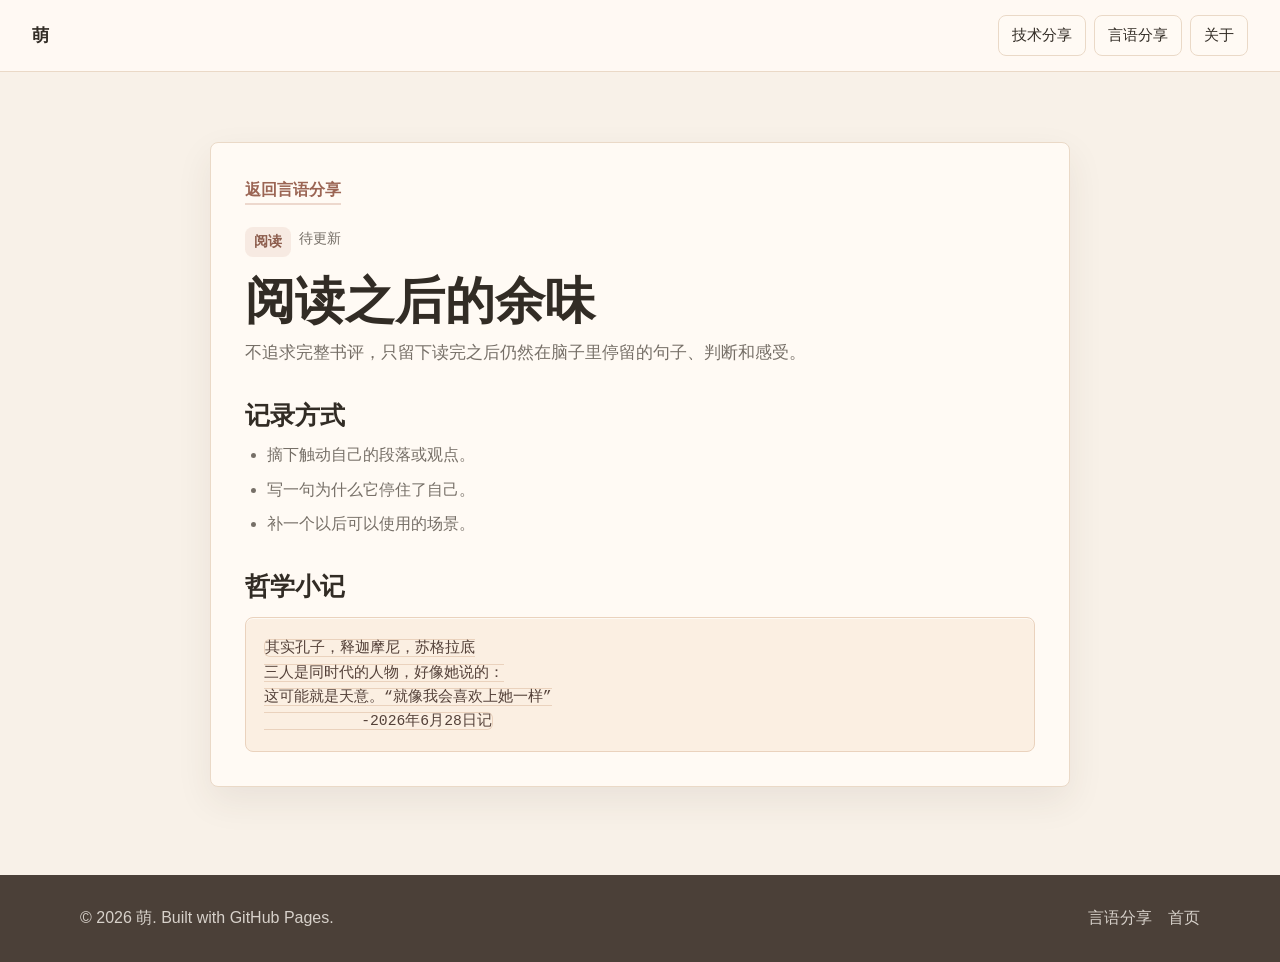
<file: words/reading-aftertaste/index.html>
<!doctype html>
<html lang="zh-CN">
  <head>
    <meta charset="utf-8">
    <meta name="viewport" content="width=device-width, initial-scale=1">
    <meta name="description" content="阅读之后的余味：不做完整书评，只保留那些仍然想再看一遍的句子和想法。">
    <title>阅读之后的余味 | 言语分享 | 萌 的分享空间</title>
    <link rel="stylesheet" href="../../styles.css">
  </head>
  <body class="module-page">
    <header class="site-header module-header">
      <a class="brand" href="../../">萌</a>
      <nav class="main-nav" aria-label="主导航">
        <a href="../../tech/">技术分享</a>
        <a href="../">言语分享</a>
        <a href="../../#about">关于</a>
      </nav>
    </header>

    <main>
      <article class="article-detail">
        <div class="wrap article-wrap">
          <a class="back-link" href="../">返回言语分享</a>
          <div class="article-meta">
            <span class="tag">阅读</span>
            <span>待更新</span>
          </div>
          <h1>阅读之后的余味</h1>
          <p class="note-lead">
            不追求完整书评，只留下读完之后仍然在脑子里停留的句子、判断和感受。
          </p>

          <section>
            <h2>记录方式</h2>
            <ul>
              <li>摘下触动自己的段落或观点。</li>
              <li>写一句为什么它停住了自己。</li>
              <li>补一个以后可以使用的场景。</li>
            </ul>
          </section>

          <section>
            <h2>哲学小记</h2>
            <pre><code>其实孔子，释迦摩尼，苏格拉底
三人是同时代的人物，好像她说的：
这可能就是天意。“就像我会喜欢上她一样”
           -2026年6月28日记</code></pre>
          </section>
        </div>
      </article>
    </main>

    <footer class="site-footer">
      <div class="wrap footer-grid">
        <p>© 2026 萌. Built with GitHub Pages.</p>
        <div class="footer-links">
          <a href="../">言语分享</a>
          <a href="../../">首页</a>
        </div>
      </div>
    </footer>
  </body>
</html>
</file>
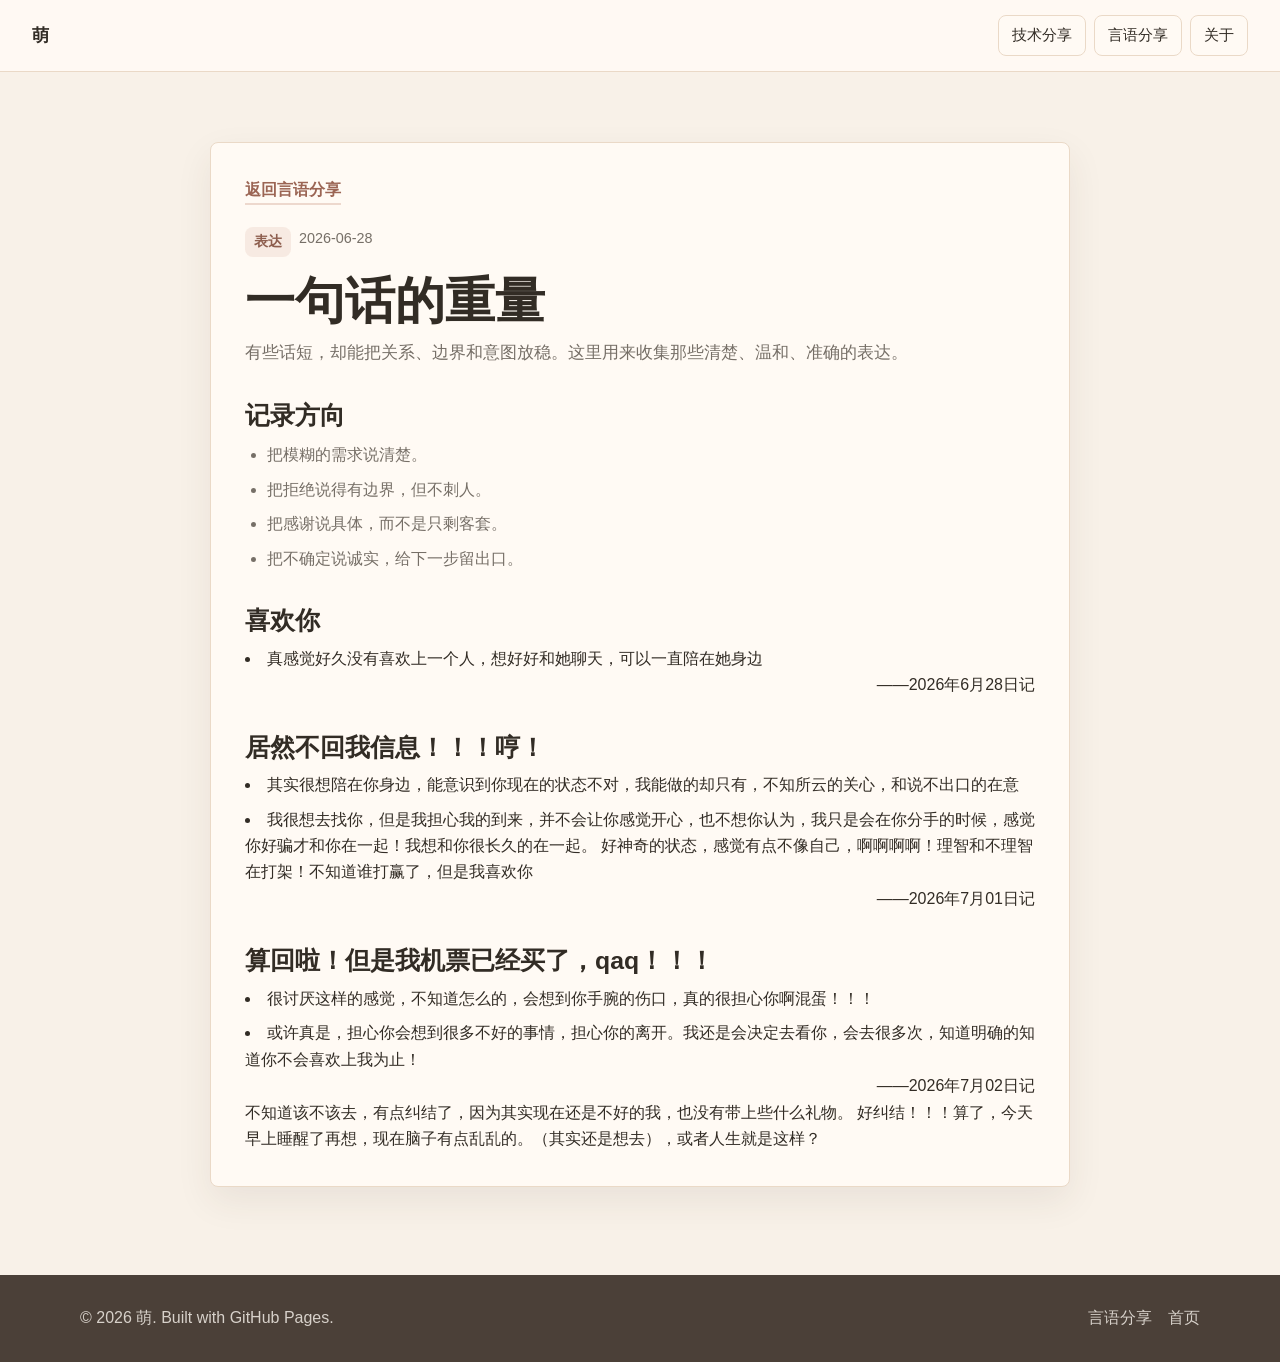
<file: words/sentence-weight/index.html>
<!doctype html>
<html lang="zh-CN">
  <head>
    <meta charset="utf-8">
    <meta name="viewport" content="width=device-width, initial-scale=1">
    <meta name="description" content="一句话的重量：记录那些让沟通变得更清楚、更温和、更有边界感的表达。">
    <title>一句话的重量 | 言语分享 | 萌 的分享空间</title>
    <link rel="stylesheet" href="../../styles.css">
  </head>
  <body class="module-page">
    <header class="site-header module-header">
      <a class="brand" href="../../">萌</a>
      <nav class="main-nav" aria-label="主导航">
        <a href="../../tech/">技术分享</a>
        <a href="../">言语分享</a>
        <a href="../../#about">关于</a>
      </nav>
    </header>

    <main>
      <article class="article-detail">
        <div class="wrap article-wrap">
          <a class="back-link" href="../">返回言语分享</a>
          <div class="article-meta">
            <span class="tag">表达</span>
            <span>2026-06-28</span>
          </div>
          <h1>一句话的重量</h1>
          <p class="note-lead">
            有些话短，却能把关系、边界和意图放稳。这里用来收集那些清楚、温和、准确的表达。
          </p>

          <section>
            <h2>记录方向</h2>
            <ul>
              <li>把模糊的需求说清楚。</li>
              <li>把拒绝说得有边界，但不刺人。</li>
              <li>把感谢说具体，而不是只剩客套。</li>
              <li>把不确定说诚实，给下一步留出口。</li>
            </ul>
          </section>

          <section>
            <h2>喜欢你</h2>
            <li>真感觉好久没有喜欢上一个人，想好好和她聊天，可以一直陪在她身边</li>
                    <span style="display: block; text-align: right;">——2026年6月28日记</span>
          </section>
          <section>
            <h2>居然不回我信息！！！哼！</h2>
            <li>其实很想陪在你身边，能意识到你现在的状态不对，我能做的却只有，不知所云的关心，和说不出口的在意</li>
            <li>我很想去找你，但是我担心我的到来，并不会让你感觉开心，也不想你认为，我只是会在你分手的时候，感觉你好骗才和你在一起！我想和你很长久的在一起。
              好神奇的状态，感觉有点不像自己，啊啊啊啊！理智和不理智在打架！不知道谁打赢了，但是我喜欢你</li>
                    <span style="display: block; text-align: right;">——2026年7月01日记</span>
          </section>
          <section>
            <h2>算回啦！但是我机票已经买了，qaq！！！</h2>
            <li>很讨厌这样的感觉，不知道怎么的，会想到你手腕的伤口，真的很担心你啊混蛋！！！</li>
            <li>或许真是，担心你会想到很多不好的事情，担心你的离开。我还是会决定去看你，会去很多次，知道明确的知道你不会喜欢上我为止！</li>
                    <span style="display: block; text-align: right;">——2026年7月02日记</span>
                    不知道该不该去，有点纠结了，因为其实现在还是不好的我，也没有带上些什么礼物。
                    好纠结！！！算了，今天早上睡醒了再想，现在脑子有点乱乱的。（其实还是想去），或者人生就是这样？
          </section>
        </div>
      </article>
    </main>

    <footer class="site-footer">
      <div class="wrap footer-grid">
        <p>© 2026 萌. Built with GitHub Pages.</p>
        <div class="footer-links">
          <a href="../">言语分享</a>
          <a href="../../">首页</a>
        </div>
      </div>
    </footer>
  </body>
</html>
</file>
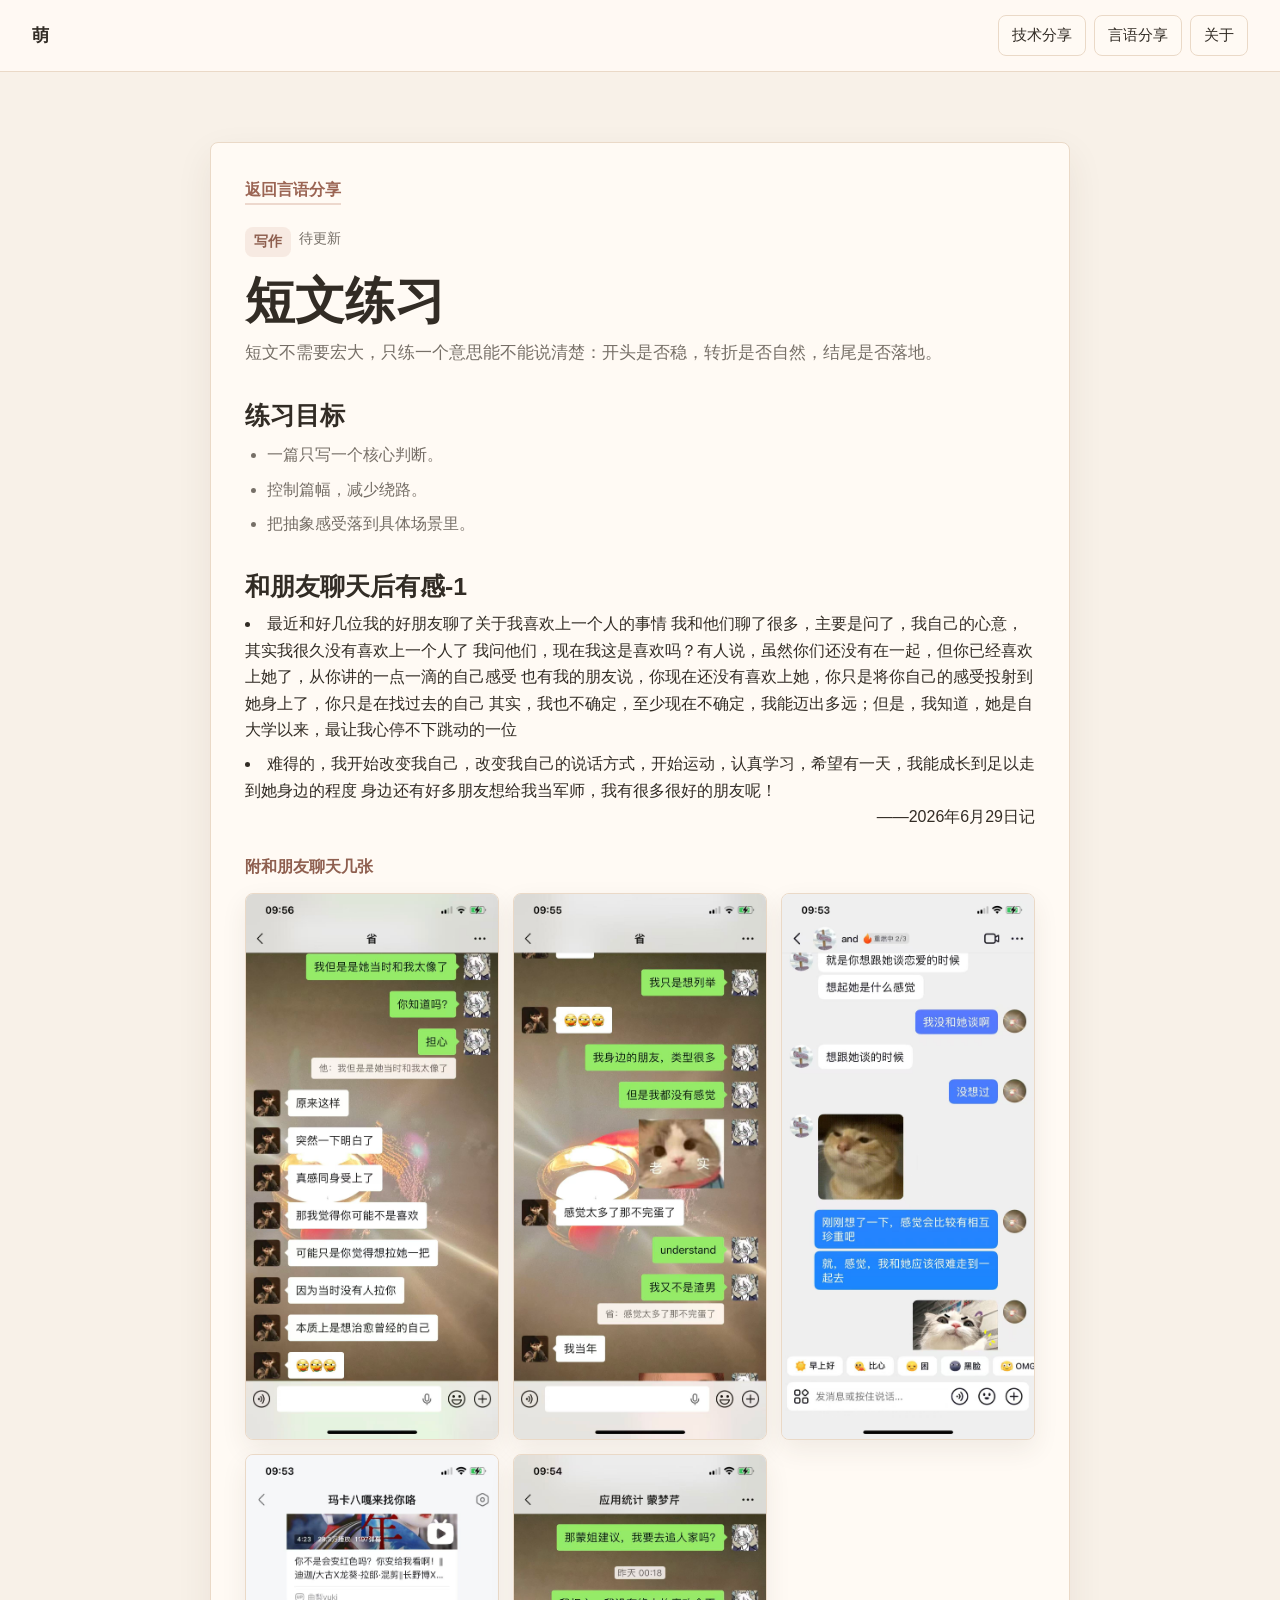
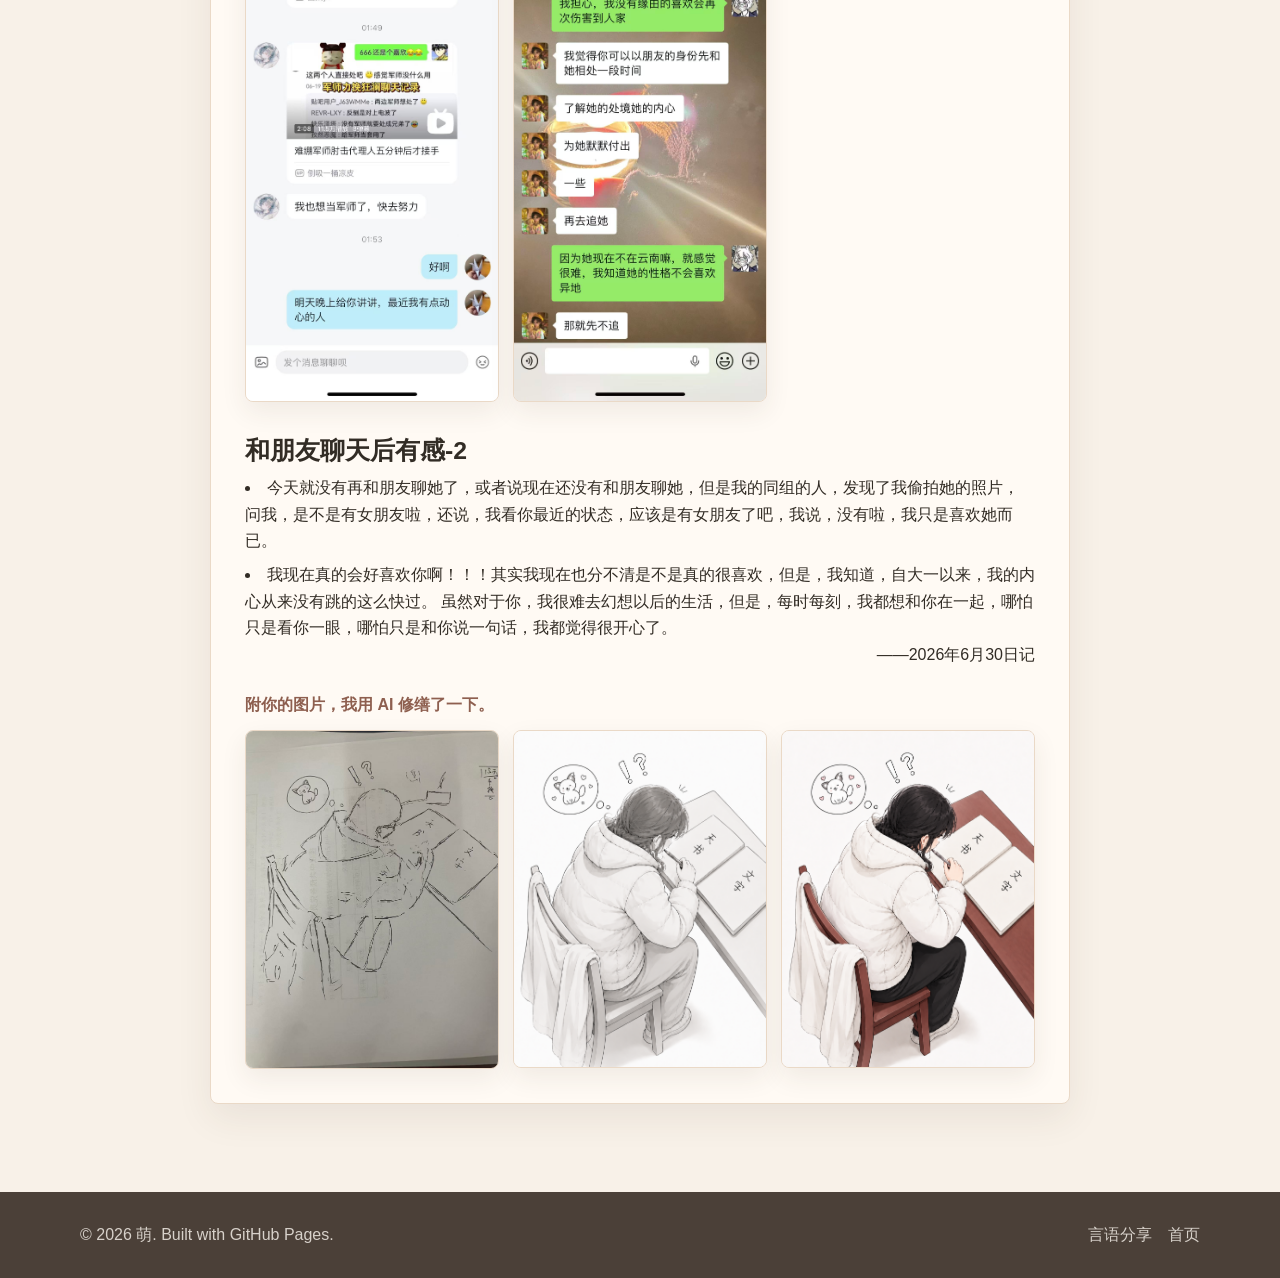
<file: words/short-writing-practice/index.html>
<!doctype html>
<html lang="zh-CN">
  <head>
    <meta charset="utf-8">
    <meta name="viewport" content="width=device-width, initial-scale=1">
    <meta name="description" content="短文练习：用短篇幅练习结构、节奏和准确性，让文字更稳一点。">
    <title>短文练习 | 言语分享 | 萌 的分享空间</title>
    <link rel="stylesheet" href="../../styles.css">
  </head>
  <body class="module-page">
    <header class="site-header module-header">
      <a class="brand" href="../../">萌</a>
      <nav class="main-nav" aria-label="主导航">
        <a href="../../tech/">技术分享</a>
        <a href="../">言语分享</a>
        <a href="../../#about">关于</a>
      </nav>
    </header>

    <main>
      <article class="article-detail">
        <div class="wrap article-wrap">
          <a class="back-link" href="../">返回言语分享</a>
          <div class="article-meta">
            <span class="tag">写作</span>
            <span>待更新</span>
          </div>
          <h1>短文练习</h1>
          <p class="note-lead">
            短文不需要宏大，只练一个意思能不能说清楚：开头是否稳，转折是否自然，结尾是否落地。
          </p>

          <section>
            <h2>练习目标</h2>
            <ul>
              <li>一篇只写一个核心判断。</li>
              <li>控制篇幅，减少绕路。</li>
              <li>把抽象感受落到具体场景里。</li>
            </ul>
          </section>
          <section>
            <h2>和朋友聊天后有感-1</h2>
            <li>最近和好几位我的好朋友聊了关于我喜欢上一个人的事情
我和他们聊了很多，主要是问了，我自己的心意，其实我很久没有喜欢上一个人了
我问他们，现在我这是喜欢吗？有人说，虽然你们还没有在一起，但你已经喜欢上她了，从你讲的一点一滴的自己感受
也有我的朋友说，你现在还没有喜欢上她，你只是将你自己的感受投射到她身上了，你只是在找过去的自己
其实，我也不确定，至少现在不确定，我能迈出多远；但是，我知道，她是自大学以来，最让我心停不下跳动的一位
</li><li>
难得的，我开始改变我自己，改变我自己的说话方式，开始运动，认真学习，希望有一天，我能成长到足以走到她身边的程度
身边还有好多朋友想给我当军师，我有很多很好的朋友呢！</li>
                    <span style="display: block; text-align: right;">——2026年6月29日记</span>
            <figure class="article-gallery">
              <figcaption>附和朋友聊天几张</figcaption>
              <div class="article-gallery__grid">
                <img src="../../assets/pic_comm1/com_sheng.jpg" alt="和朋友聊天后有感聊天截图 1" loading="lazy" decoding="async">
                <img src="../../assets/pic_comm1/com_sheng2.jpg" alt="和朋友聊天后有感聊天截图 2" loading="lazy" decoding="async">
                <img src="../../assets/pic_comm1/com_cyf.jpg" alt="和朋友聊天后有感聊天截图 3" loading="lazy" decoding="async">
                <img src="../../assets/pic_comm1/com_llm.jpg" alt="和朋友聊天后有感聊天截图 4" loading="lazy" decoding="async">
                <img src="../../assets/pic_comm1/com_mmq.jpg" alt="和朋友聊天后有感聊天截图 5" loading="lazy" decoding="async">
              </div>
            </figure>
          </section>
          <section>
            <h2>和朋友聊天后有感-2</h2>
            <li>
今天就没有再和朋友聊她了，或者说现在还没有和朋友聊她，但是我的同组的人，发现了我偷拍她的照片，
问我，是不是有女朋友啦，还说，我看你最近的状态，应该是有女朋友了吧，我说，没有啦，我只是喜欢她而已。
</li><li>
我现在真的会好喜欢你啊！！！其实我现在也分不清是不是真的很喜欢，但是，我知道，自大一以来，我的内心从来没有跳的这么快过。
虽然对于你，我很难去幻想以后的生活，但是，每时每刻，我都想和你在一起，哪怕只是看你一眼，哪怕只是和你说一句话，我都觉得很开心了。
            </li>
            <span style="display: block; text-align: right;">——2026年6月30日记</span>
            <figure class="article-gallery">
              <figcaption>附你的图片，我用 AI 修缮了一下。</figcaption>
              <div class="article-gallery__grid">
                <img src="../../assets/pic_meng_back/hand_draw.jpg" alt="手绘背影原图" loading="lazy" decoding="async">
                <img src="../../assets/pic_meng_back/ChatGPT%20Image%202026%E5%B9%B46%E6%9C%8829%E6%97%A5%2020_32_15.png" alt="AI 修缮后的背影图片 1" loading="lazy" decoding="async">
                <img src="../../assets/pic_meng_back/ChatGPT%20Image%202026%E5%B9%B46%E6%9C%8829%E6%97%A5%2021_49_42.png" alt="AI 修缮后的背影图片 2" loading="lazy" decoding="async">
              </div>
            </figure>
          </section>
        </div>
      </article>
    </main>

    <footer class="site-footer">
      <div class="wrap footer-grid">
        <p>© 2026 萌. Built with GitHub Pages.</p>
        <div class="footer-links">
          <a href="../">言语分享</a>
          <a href="../../">首页</a>
        </div>
      </div>
    </footer>
  </body>
</html>
</file>
<file: styles.css>
:root {
  color-scheme: light;
  --ink: #322c25;
  --muted: #766f67;
  --paper: #f5eee5;
  --surface: #fffaf4;
  --line: #ead9c7;
  --green: #7d8b78;
  --blue: #7d8ca0;
  --clay: #bf7f68;
  --gold: #bd9258;
  --code-ink: #5a4338;
  --code-surface: #f8eadc;
  --code-line: #ead2bd;
  --shadow: 0 14px 36px rgba(70, 53, 38, 0.08);
}

* {
  box-sizing: border-box;
}

html {
  scroll-behavior: smooth;
}

body {
  margin: 0;
  background: var(--paper);
  color: var(--ink);
  font-family: "Inter", "Segoe UI", "PingFang SC", "Microsoft YaHei", Arial, sans-serif;
  line-height: 1.65;
}

img {
  display: block;
  max-width: 100%;
}

a {
  color: inherit;
  text-decoration: none;
}

.wrap {
  width: min(1120px, calc(100% - 40px));
  margin: 0 auto;
}

.site-header {
  position: fixed;
  z-index: 10;
  top: 0;
  left: 0;
  right: 0;
  display: flex;
  align-items: center;
  justify-content: space-between;
  gap: 24px;
  min-height: 72px;
  padding: 0 32px;
  color: var(--ink);
  background: linear-gradient(180deg, rgba(255, 250, 244, 0.88), rgba(255, 250, 244, 0.2));
}

.brand {
  font-size: 1.08rem;
  font-weight: 800;
  letter-spacing: 0;
}

.main-nav {
  display: flex;
  align-items: center;
  gap: 8px;
  font-size: 0.94rem;
}

.main-nav a {
  border: 1px solid rgba(191, 127, 104, 0.22);
  border-radius: 8px;
  padding: 7px 13px;
  background: rgba(255, 250, 244, 0.45);
  backdrop-filter: blur(14px);
}

.hero {
  position: relative;
  min-height: 76vh;
  overflow: hidden;
  color: var(--ink);
  background:
    linear-gradient(130deg, #f8f1e8 0%, #eee8df 54%, #f4e4d4 100%);
}

.hero__image {
  position: absolute;
  inset: 0;
  width: 100%;
  height: 100%;
  object-fit: contain;
  object-position: right bottom;
  filter: saturate(1.02) contrast(0.96) brightness(1.03);
}

.hero__shade {
  position: absolute;
  inset: 0;
  background:
    linear-gradient(90deg, rgba(248, 241, 232, 0.94), rgba(248, 241, 232, 0.7) 44%, rgba(248, 241, 232, 0.08)),
    linear-gradient(0deg, rgba(246, 232, 215, 0.42), rgba(246, 232, 215, 0) 48%);
}

.hero__content {
  position: relative;
  display: flex;
  flex-direction: column;
  justify-content: center;
  width: min(1120px, calc(100% - 40px));
  min-height: 76vh;
  margin: 0 auto;
  padding: 112px 0 82px;
}

.eyebrow,
.section-label,
.card-kicker {
  margin: 0 0 12px;
  color: var(--gold);
  font-size: 0.78rem;
  font-weight: 800;
  letter-spacing: 0;
  text-transform: uppercase;
}

.hero h1 {
  max-width: 720px;
  margin: 0;
  font-size: 5.6rem;
  line-height: 0.96;
  letter-spacing: 0;
}

.hero__lead {
  max-width: 620px;
  margin: 26px 0 0;
  color: #6f665e;
  font-size: 1.28rem;
}

.hero__actions {
  display: flex;
  flex-wrap: wrap;
  gap: 12px;
  margin-top: 34px;
}

.button {
  display: inline-flex;
  align-items: center;
  justify-content: center;
  gap: 8px;
  min-height: 46px;
  border-radius: 8px;
  padding: 10px 18px;
  font-weight: 800;
  transition: transform 160ms ease, border-color 160ms ease, background 160ms ease;
}

.button:hover {
  transform: translateY(-1px);
}

.button--primary {
  background: #c99564;
  color: #302114;
}

.button--light {
  border: 1px solid rgba(191, 127, 104, 0.34);
  color: #8e5f4f;
  background: rgba(255, 250, 244, 0.62);
}

.section {
  padding: 84px 0;
}

.section--intro {
  padding: 56px 0;
  background: #fffaf4;
  border-bottom: 1px solid var(--line);
}

.section--soft {
  background: #f0e8df;
}

.intro-grid {
  display: grid;
  grid-template-columns: minmax(0, 0.92fr) minmax(320px, 1fr);
  gap: 48px;
  align-items: start;
}

h2,
h3,
p {
  overflow-wrap: anywhere;
}

.intro-grid h2,
.section-heading h2,
.module-hero h1 {
  margin: 0;
  font-size: 3.2rem;
  line-height: 1.08;
  letter-spacing: 0;
}

.intro-grid > p {
  margin: 12px 0 0;
  color: var(--muted);
  font-size: 1.08rem;
}

.section-heading {
  display: grid;
  grid-template-columns: 1fr auto;
  gap: 16px;
  align-items: end;
  margin-bottom: 26px;
}

.section-heading .section-label {
  grid-column: 1 / -1;
  margin-bottom: -4px;
}

.text-link {
  color: #9b6554;
  font-weight: 800;
  border-bottom: 2px solid rgba(191, 127, 104, 0.28);
}

.card-grid {
  display: grid;
  grid-template-columns: repeat(3, minmax(0, 1fr));
  gap: 18px;
}

.feature-card,
.article-card {
  min-height: 235px;
  border: 1px solid var(--line);
  border-radius: 8px;
  padding: 24px;
  background: var(--surface);
  box-shadow: var(--shadow);
}

.feature-card h3,
.article-card h3 {
  margin: 0;
  font-size: 1.35rem;
  line-height: 1.22;
}

.feature-card p:last-child,
.article-card p {
  margin: 14px 0 0;
  color: var(--muted);
}

.split-list {
  display: grid;
  gap: 14px;
}

.split-list article,
.split-list .split-link {
  display: grid;
  grid-template-columns: 54px 1fr;
  gap: 18px;
  align-items: start;
  border-top: 1px solid rgba(24, 33, 29, 0.16);
  padding: 22px 0;
}

.split-list .split-link {
  transition: transform 160ms ease, border-color 160ms ease;
}

.split-list .split-link:hover,
.split-list .split-link:focus-visible {
  transform: translateX(4px);
  border-top-color: rgba(191, 127, 104, 0.42);
}

.split-list .split-link:focus-visible {
  outline: 3px solid rgba(191, 127, 104, 0.28);
  outline-offset: 4px;
}

.split-list span {
  display: inline-grid;
  place-items: center;
  width: 42px;
  height: 42px;
  border-radius: 50%;
  color: #fff;
  background: #bd8973;
  font-weight: 800;
}

.split-list h3 {
  margin: 0;
  font-size: 1.3rem;
}

.split-list p {
  margin: 7px 0 0;
  color: var(--muted);
}

.site-footer {
  padding: 30px 0;
  color: rgba(255, 250, 244, 0.78);
  background: #4b4038;
}

.footer-grid {
  display: flex;
  align-items: center;
  justify-content: space-between;
  gap: 18px;
}

.footer-grid p {
  margin: 0;
}

.footer-links {
  display: flex;
  gap: 16px;
}

.module-page {
  background: #f8f1e8;
}

.module-header {
  position: static;
  color: var(--ink);
  background: rgba(255, 250, 244, 0.94);
  border-bottom: 1px solid var(--line);
}

.module-header .main-nav a {
  border-color: var(--line);
  background: #fffaf4;
}

.module-hero {
  padding: 76px 0 40px;
  background:
    linear-gradient(120deg, rgba(191, 127, 104, 0.12), rgba(125, 140, 160, 0.08)),
    #f8f1e8;
}

.module-hero p:last-child {
  max-width: 720px;
  margin: 18px 0 0;
  color: var(--muted);
  font-size: 1.08rem;
}

.article-grid {
  display: grid;
  grid-template-columns: repeat(2, minmax(0, 1fr));
  gap: 18px;
}

.article-card {
  min-height: 210px;
}

.article-card--link {
  display: block;
  transition: transform 160ms ease, border-color 160ms ease, box-shadow 160ms ease;
}

.article-card--link:hover,
.article-card--link:focus-visible {
  transform: translateY(-2px);
  border-color: rgba(191, 127, 104, 0.42);
  box-shadow: 0 18px 44px rgba(70, 53, 38, 0.11);
}

.article-card--link:focus-visible {
  outline: 3px solid rgba(191, 127, 104, 0.28);
  outline-offset: 4px;
}

.article-detail {
  padding: 70px 0 88px;
}

.article-wrap {
  max-width: 860px;
  border: 1px solid var(--line);
  border-radius: 8px;
  padding: 34px;
  background: var(--surface);
  box-shadow: var(--shadow);
}

.back-link {
  display: inline-flex;
  margin-bottom: 22px;
  color: #9b6554;
  font-weight: 800;
  border-bottom: 2px solid rgba(191, 127, 104, 0.28);
}

.article-detail h1 {
  margin: 0;
  font-size: 3.1rem;
  line-height: 1.08;
  letter-spacing: 0;
}

.article-detail h2 {
  margin: 34px 0 10px;
  font-size: 1.55rem;
  line-height: 1.2;
}

.article-detail p {
  margin: 10px 0 0;
  color: var(--muted);
}

.article-detail code {
  border: 1px solid var(--code-line);
  border-radius: 6px;
  padding: 2px 5px;
  color: var(--code-ink);
  background: var(--code-surface);
  font-family: "Cascadia Code", Consolas, "Courier New", monospace;
  font-size: 0.92em;
}

.article-detail pre {
  overflow-x: auto;
  margin: 16px 0 0;
  border: 1px solid var(--code-line);
  border-radius: 8px;
  padding: 18px;
  color: #544139;
  background: #fbefe2;
  box-shadow: inset 0 1px 0 rgba(255, 255, 255, 0.68);
}

.article-detail pre code {
  padding: 0;
  color: inherit;
  background: transparent;
  font-size: 0.92rem;
}

.article-detail ol,
.article-detail ul {
  margin: 12px 0 0;
  padding-left: 22px;
  color: var(--muted);
}

.article-detail li + li {
  margin-top: 8px;
}

.article-gallery {
  margin: 24px 0 0;
}

.article-gallery figcaption {
  margin-bottom: 12px;
  color: #8e5f4f;
  font-weight: 800;
}

.article-gallery__grid {
  display: grid;
  grid-template-columns: repeat(3, minmax(0, 1fr));
  gap: 14px;
  align-items: start;
}

.article-gallery__grid img {
  width: 100%;
  height: auto;
  border: 1px solid var(--line);
  border-radius: 8px;
  background: #fffaf4;
  box-shadow: 0 10px 26px rgba(70, 53, 38, 0.08);
}

.article-figure {
  margin: 18px 0 0;
}

.article-figure--narrow {
  max-width: 520px;
}

.article-figure img {
  width: 100%;
  height: auto;
  border: 1px solid var(--line);
  border-radius: 8px;
  background: #fffaf4;
  box-shadow: 0 10px 26px rgba(70, 53, 38, 0.08);
}

.article-figure figcaption {
  margin-top: 8px;
  color: #8e5f4f;
  font-size: 0.9rem;
  font-weight: 800;
}

.study-note {
  margin-top: 32px;
  border: 1px solid var(--line);
  border-radius: 8px;
  padding: 30px;
  background: var(--surface);
  box-shadow: var(--shadow);
}

.study-note h2 {
  margin: 0;
  font-size: 2.15rem;
  line-height: 1.16;
}

.study-note h3 {
  margin: 28px 0 8px;
  font-size: 1.28rem;
}

.study-note p {
  margin: 10px 0 0;
  color: var(--muted);
}

.study-note code {
  border: 1px solid var(--code-line);
  border-radius: 6px;
  padding: 2px 5px;
  color: var(--code-ink);
  background: var(--code-surface);
  font-family: "Cascadia Code", Consolas, "Courier New", monospace;
  font-size: 0.92em;
}

.study-note pre {
  overflow-x: auto;
  margin: 16px 0 0;
  border: 1px solid var(--code-line);
  border-radius: 8px;
  padding: 18px;
  color: #544139;
  background: #fbefe2;
  box-shadow: inset 0 1px 0 rgba(255, 255, 255, 0.68);
}

.study-note pre code {
  padding: 0;
  color: inherit;
  background: transparent;
  font-size: 0.92rem;
}

.study-note ol,
.study-note ul {
  margin: 12px 0 0;
  padding-left: 22px;
  color: var(--muted);
}

.study-note li + li {
  margin-top: 8px;
}

.note-lead {
  max-width: 780px;
  font-size: 1.06rem;
}

.article-meta {
  display: flex;
  flex-wrap: wrap;
  gap: 8px;
  margin-bottom: 18px;
  color: var(--muted);
  font-size: 0.9rem;
}

.tag {
  border-radius: 8px;
  padding: 3px 9px;
  color: #8e5f4f;
  background: rgba(191, 127, 104, 0.13);
  font-weight: 800;
}

.note-band {
  margin-top: 28px;
  border-left: 4px solid var(--clay);
  padding: 18px 22px;
  background: #fffaf4;
}

.note-band p {
  margin: 0;
  color: var(--muted);
}

.visually-hidden {
  position: absolute;
  width: 1px;
  height: 1px;
  overflow: hidden;
  clip: rect(0 0 0 0);
  white-space: nowrap;
}

.site-assistant {
  position: fixed;
  z-index: 40;
  right: 24px;
  bottom: 24px;
  pointer-events: none;
}

.site-assistant__toggle,
.site-assistant__close,
.site-assistant__quick button,
.site-assistant__form button {
  font: inherit;
}

.site-assistant__toggle {
  pointer-events: auto;
  display: inline-flex;
  align-items: center;
  gap: 9px;
  min-height: 48px;
  border: 1px solid rgba(50, 44, 37, 0.14);
  border-radius: 8px;
  padding: 8px 14px 8px 10px;
  color: #fffaf4;
  background: #4b4038;
  box-shadow: 0 16px 34px rgba(50, 44, 37, 0.2);
  cursor: pointer;
}

.site-assistant__toggle-mark {
  display: inline-grid;
  place-items: center;
  width: 32px;
  height: 32px;
  border-radius: 8px;
  color: #2f2a24;
  background: #d9b27c;
  font-size: 0.78rem;
  font-weight: 900;
}

.site-assistant__panel {
  pointer-events: auto;
  position: absolute;
  right: 0;
  bottom: 64px;
  display: none;
  grid-template-rows: auto minmax(160px, 1fr) auto auto;
  width: min(382px, calc(100vw - 40px));
  max-height: min(650px, calc(100vh - 118px));
  overflow: hidden;
  border: 1px solid rgba(191, 127, 104, 0.34);
  border-radius: 8px;
  background: rgba(255, 250, 244, 0.98);
  box-shadow: 0 26px 70px rgba(50, 44, 37, 0.22);
}

.site-assistant.is-open .site-assistant__panel {
  display: grid;
}

.site-assistant__header {
  display: flex;
  align-items: flex-start;
  justify-content: space-between;
  gap: 12px;
  border-bottom: 1px solid var(--line);
  padding: 16px 16px 14px;
  background: linear-gradient(120deg, rgba(125, 139, 120, 0.14), rgba(125, 140, 160, 0.12));
}

.site-assistant__header p {
  margin: 0 0 3px;
  color: var(--gold);
  font-size: 0.76rem;
  font-weight: 900;
}

.site-assistant__header h2 {
  margin: 0;
  font-size: 1.1rem;
  line-height: 1.22;
  letter-spacing: 0;
}

.site-assistant__close {
  display: inline-grid;
  place-items: center;
  width: 32px;
  height: 32px;
  flex: 0 0 auto;
  border: 1px solid rgba(50, 44, 37, 0.12);
  border-radius: 8px;
  color: var(--ink);
  background: rgba(255, 250, 244, 0.74);
  cursor: pointer;
}

.site-assistant__messages {
  display: flex;
  flex-direction: column;
  gap: 10px;
  overflow-y: auto;
  padding: 14px;
}

.site-assistant__message {
  max-width: 92%;
  border-radius: 8px;
  padding: 10px 12px;
  font-size: 0.92rem;
  line-height: 1.55;
}

.site-assistant__message p {
  margin: 0;
}

.site-assistant__message--assistant {
  align-self: flex-start;
  border: 1px solid var(--line);
  color: var(--ink);
  background: #fffaf4;
}

.site-assistant__message--user {
  align-self: flex-end;
  color: #fffaf4;
  background: #7d8b78;
}

.site-assistant__results {
  display: grid;
  gap: 8px;
  margin: 10px 0 0;
  padding: 0;
  list-style: none;
}

.site-assistant__results li {
  border-top: 1px solid rgba(191, 127, 104, 0.18);
  padding-top: 8px;
}

.site-assistant__results a {
  color: #8e5f4f;
  font-weight: 900;
  border-bottom: 1px solid rgba(191, 127, 104, 0.32);
}

.site-assistant__results p {
  margin: 5px 0 0;
  color: var(--muted);
  font-size: 0.86rem;
}

.site-assistant__results span {
  display: inline-flex;
  margin-top: 6px;
  border-radius: 8px;
  padding: 2px 7px;
  color: #566351;
  background: rgba(125, 139, 120, 0.14);
  font-size: 0.76rem;
  font-weight: 800;
}

.site-assistant__quick {
  display: flex;
  gap: 8px;
  overflow-x: auto;
  border-top: 1px solid var(--line);
  padding: 10px 14px;
}

.site-assistant__quick button {
  flex: 0 0 auto;
  border: 1px solid rgba(125, 140, 160, 0.28);
  border-radius: 8px;
  padding: 6px 9px;
  color: #4d5967;
  background: rgba(125, 140, 160, 0.1);
  font-size: 0.82rem;
  cursor: pointer;
}

.site-assistant__form {
  display: grid;
  grid-template-columns: 1fr auto;
  gap: 8px;
  border-top: 1px solid var(--line);
  padding: 12px 14px 14px;
  background: #fffaf4;
}

.site-assistant__form input {
  min-width: 0;
  border: 1px solid var(--line);
  border-radius: 8px;
  padding: 9px 10px;
  color: var(--ink);
  background: #fff;
  font: inherit;
}

.site-assistant__form button {
  border: 0;
  border-radius: 8px;
  padding: 9px 12px;
  color: #fffaf4;
  background: #bf7f68;
  font-weight: 900;
  cursor: pointer;
}

.site-assistant__form button:disabled,
.site-assistant__form input:disabled {
  cursor: not-allowed;
  opacity: 0.58;
}

@media (max-width: 780px) {
  .site-header {
    position: absolute;
    min-height: auto;
    align-items: flex-start;
    padding: 18px 20px;
  }

  .main-nav {
    max-width: 220px;
    justify-content: flex-end;
    flex-wrap: wrap;
    font-size: 0.86rem;
  }

  .hero,
  .hero__content {
    min-height: 84vh;
  }

  .hero__shade {
    background:
      linear-gradient(180deg, rgba(248, 241, 232, 0.92), rgba(248, 241, 232, 0.7) 58%, rgba(248, 241, 232, 0.3)),
      linear-gradient(0deg, rgba(246, 232, 215, 0.44), rgba(246, 232, 215, 0.06));
  }

  .hero__content {
    padding-top: 136px;
  }

  .hero__image {
    object-position: right bottom;
    opacity: 0.92;
  }

  .hero h1 {
    font-size: 3.8rem;
  }

  .hero__lead {
    font-size: 1.08rem;
  }

  .intro-grid,
  .card-grid,
  .article-grid {
    grid-template-columns: 1fr;
  }

  .section {
    padding: 60px 0;
  }

  .section-heading {
    grid-template-columns: 1fr;
  }

  .feature-card,
  .article-card {
    min-height: auto;
  }

  .study-note {
    padding: 22px;
  }

  .article-detail {
    padding: 46px 0 64px;
  }

  .article-wrap {
    padding: 24px;
  }

  .article-detail h1 {
    font-size: 2.15rem;
  }

  .article-detail h2 {
    font-size: 1.35rem;
  }

  .article-gallery__grid {
    grid-template-columns: repeat(2, minmax(0, 1fr));
  }

  .study-note h2 {
    font-size: 1.75rem;
  }

  .footer-grid {
    align-items: flex-start;
    flex-direction: column;
  }

  .site-assistant {
    right: 16px;
    bottom: 16px;
    left: 16px;
  }

  .site-assistant__toggle {
    margin-left: auto;
  }

  .site-assistant__panel {
    right: 0;
    left: 0;
    width: auto;
    max-height: min(590px, calc(100vh - 104px));
  }
}

@media (max-width: 480px) {
  .wrap,
  .hero__content {
    width: min(100% - 28px, 1120px);
  }

  .site-header {
    gap: 10px;
    padding: 14px;
  }

  .brand {
    padding-top: 6px;
  }

  .main-nav a {
    padding: 6px 9px;
  }

  .hero h1 {
    font-size: 3rem;
  }

  .intro-grid h2,
  .section-heading h2,
  .module-hero h1 {
    font-size: 2.15rem;
  }

  .button {
    width: 100%;
  }

  .split-list article,
  .split-list .split-link {
    grid-template-columns: 42px 1fr;
    gap: 12px;
  }

  .article-gallery__grid {
    grid-template-columns: 1fr;
  }

  .site-assistant__panel {
    bottom: 62px;
    max-height: min(560px, calc(100vh - 92px));
  }

  .site-assistant__message {
    max-width: 96%;
  }

  .site-assistant__quick {
    padding-right: 10px;
    padding-left: 10px;
  }

  .site-assistant__form {
    grid-template-columns: 1fr;
  }
}
</file>
